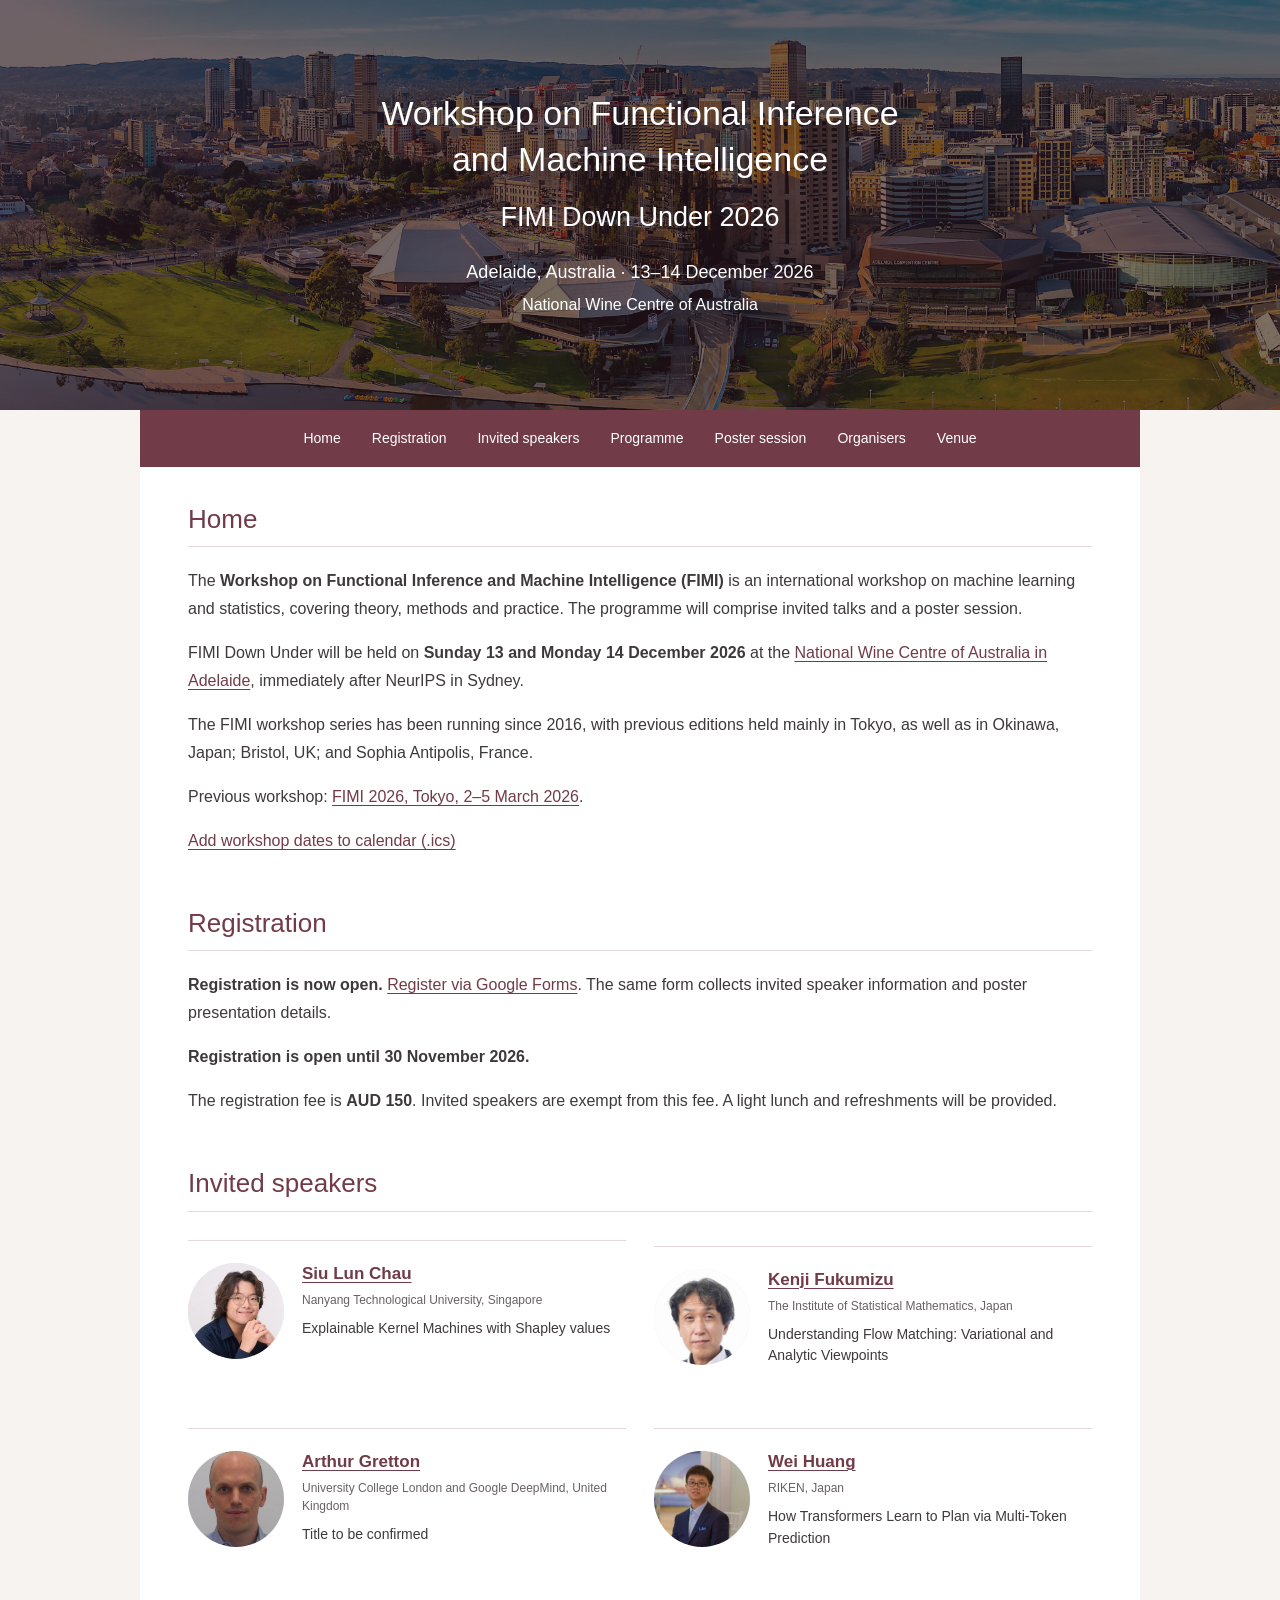
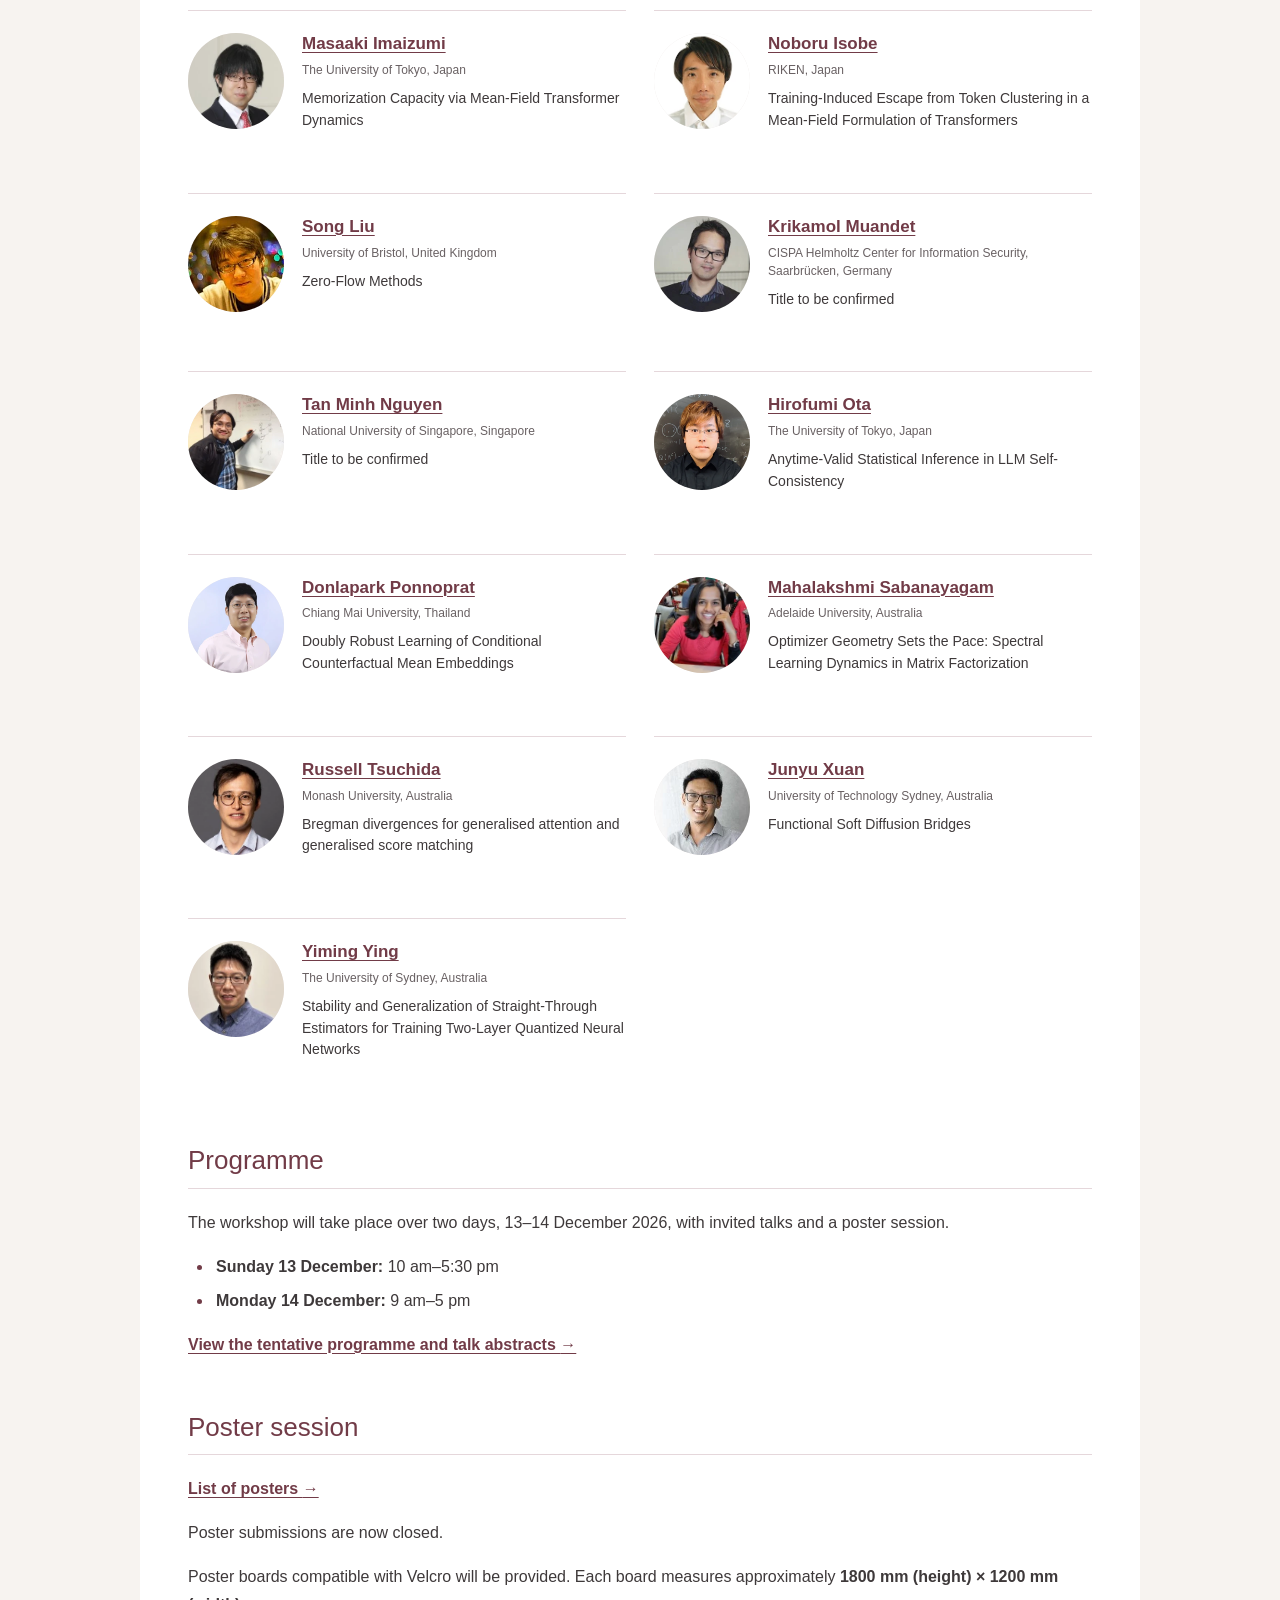
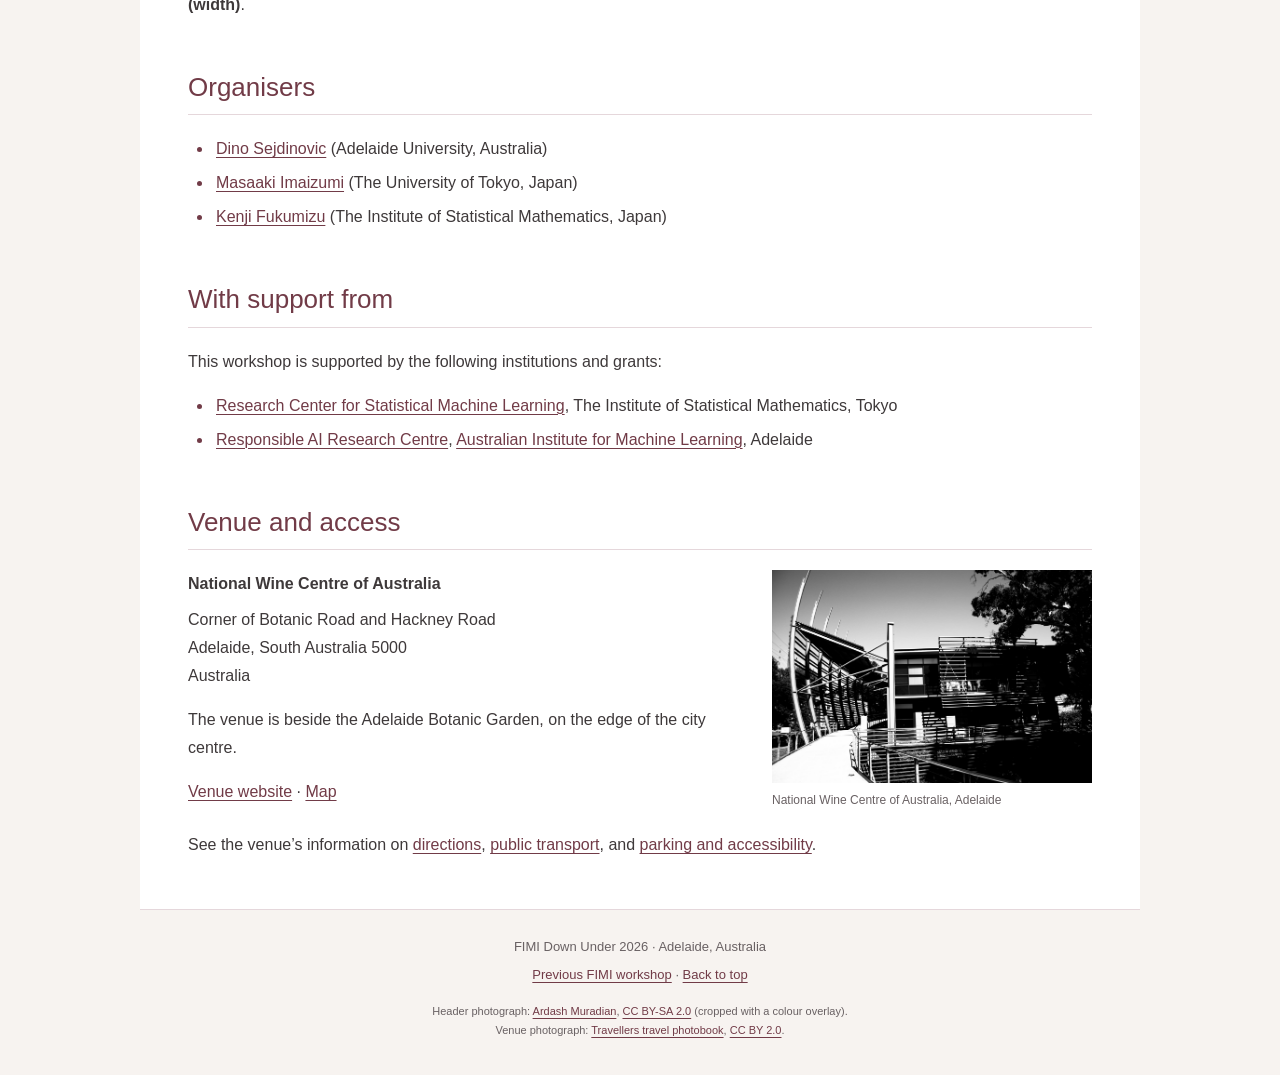
<file: docs/index.html>
<!doctype html>
<html lang="en-AU">
  <head>
    <meta charset="utf-8">
    <meta name="viewport" content="width=device-width, initial-scale=1">
    <meta name="theme-color" content="#713b47">
    <title>FIMI Down Under 2026 · Adelaide, 13–14 December</title>
    <meta name="description" content="Workshop on Functional Inference and Machine Intelligence (FIMI) Down Under. 13–14 December 2026 at the National Wine Centre of Australia, Adelaide. Invited talks and a poster session in machine learning and statistics.">
    <meta property="og:type" content="website">
    <meta property="og:locale" content="en_AU">
    <meta property="og:title" content="FIMI Down Under 2026 · Adelaide">
    <meta property="og:description" content="Workshop on Functional Inference and Machine Intelligence, 13–14 December 2026 at the National Wine Centre of Australia, Adelaide, immediately after NeurIPS in Sydney.">
    <link rel="icon" href="assets/favicon.svg" type="image/svg+xml">
    <link rel="stylesheet" href="assets/site.css">
    
  <style>
.speaker-grid {list-style:none;padding:0;display:grid;grid-template-columns:repeat(2,minmax(0,1fr));gap:24px 28px;margin-top:28px;}
.speaker-card {display:flex;gap:18px;padding:22px 0;border-top:1px solid var(--line);min-width:0;}
.speaker-photo {width:96px;height:96px;flex:0 0 96px;object-fit:cover;object-position:center 24%;border-radius:50%;background:#eee8e6;}
.speaker-placeholder{display:grid;place-items:center;color:var(--wine);font-size:25px;font-weight:600;}
.speaker-information {min-width:0;}
.speaker-information h3 {font-size:17px;line-height:1.35;margin:0 0 5px;font-weight:600;}
.speaker-information p {margin:0 0 9px;}
.speaker-institution {font-size:12px;line-height:1.5;color:var(--muted);}
.speaker-talk {font-size:14px;line-height:1.55;}
.abstract-link {font-size:12px;font-weight:600;}
.programme-link {font-weight:600;}
@media(max-width:760px){.speaker-grid{grid-template-columns:1fr;gap:0;}.speaker-card{padding:20px 0;}.speaker-photo{width:80px;height:80px;flex-basis:80px;}}
</style>
</head>
  <body id="top">
    <a class="skip-link" href="#main">Skip to content</a>

    <header class="site-header">
      <img class="header-photo" src="assets/adelaide-skyline.jpg" alt="Adelaide city skyline overlooking the River Torrens" width="2048" height="983" fetchpriority="high">
      <div class="header-content">
        <h1>Workshop on Functional Inference<br class="title-break"> and Machine Intelligence<span class="workshop-edition">FIMI Down Under 2026</span></h1>
        <p class="workshop-date">Adelaide, Australia · <time datetime="2026-12-13">13</time>–<time datetime="2026-12-14">14 December 2026</time></p>
        <p class="workshop-location">National Wine Centre of Australia</p>
      </div>
    </header>

    <div class="page">
      <nav class="site-navigation" aria-label="Main navigation">
        <a href="#home">Home</a>
        <a href="#registration">Registration</a>
        <a href="#speakers">Invited speakers</a>
        <a href="programme.html">Programme</a>
        <a href="#posters">Poster session</a>
        <a href="#organisers">Organisers</a>
        <a href="#venue">Venue</a>
      </nav>

      <main id="main">
        <section id="home" aria-labelledby="home-title">
          <h2 id="home-title">Home</h2>
          <div id="about">
            <p>The <strong>Workshop on Functional Inference and Machine Intelligence (FIMI)</strong> is an international workshop on machine learning and statistics, covering theory, methods and practice. The programme will comprise invited talks and a poster session.</p>
            <p>FIMI Down Under will be held on <strong>Sunday 13 and Monday 14 December 2026</strong> at the <a href="#venue">National Wine Centre of Australia in Adelaide</a>, immediately after NeurIPS in Sydney.</p>
            <p>The FIMI workshop series has been running since 2016, with previous editions held mainly in Tokyo, as well as in Okinawa, Japan; Bristol, UK; and Sophia Antipolis, France.</p>
            <p>Previous workshop: <a href="https://fimiws.github.io/fimi2026/">FIMI 2026, Tokyo, 2–5 March 2026</a>.</p>
            <p><a href="assets/fimi-down-under-2026.ics" download>Add workshop dates to calendar (.ics)</a></p>
          </div>
        </section>

        <section id="registration" aria-labelledby="registration-title">
          <h2 id="registration-title">Registration</h2>
          <p><strong>Registration is now open.</strong> <a href="https://forms.gle/vhko6H9zNQfR5hpAA">Register via Google Forms</a>. The same form collects invited speaker information and poster presentation details.</p>
          <p><strong>Registration is open until <time datetime="2026-11-30">30 November 2026</time>.</strong></p>
          <p>The registration fee is <strong>AUD 150</strong>. Invited speakers are exempt from this fee. A light lunch and refreshments will be provided.</p>
        </section>

        <section id="speakers" aria-labelledby="speakers-title"><h2 id="speakers-title">Invited speakers</h2><ul class="speaker-grid"><li class="speaker-card"><img class="speaker-photo" src="assets/speakers/siu-lun-chau.webp" alt="Siu Lun Chau" width="96" height="96" loading="lazy"><div class="speaker-information"><h3><a href="https://chau999.github.io/">Siu Lun Chau</a></h3><p class="speaker-institution">Nanyang Technological University, Singapore</p><p class="speaker-talk">Explainable Kernel Machines with Shapley values</p></div></li>
<li class="speaker-card"><img class="speaker-photo" src="assets/speakers/kenji-fukumizu.webp" alt="Kenji Fukumizu" width="96" height="96" loading="lazy"><div class="speaker-information"><h3><a href="https://www.ism.ac.jp/~fukumizu/">Kenji Fukumizu</a></h3><p class="speaker-institution">The Institute of Statistical Mathematics, Japan</p><p class="speaker-talk">Understanding Flow Matching: Variational and Analytic Viewpoints</p></div></li>
<li class="speaker-card"><img class="speaker-photo" src="assets/speakers/arthur-gretton.webp" alt="Arthur Gretton" width="96" height="96" loading="lazy"><div class="speaker-information"><h3><a href="https://www.gatsby.ucl.ac.uk/~gretton/">Arthur Gretton</a></h3><p class="speaker-institution">University College London and Google DeepMind, United Kingdom</p><p class="speaker-talk">Title to be confirmed</p></div></li>
<li class="speaker-card"><img class="speaker-photo" src="assets/speakers/wei-huang.webp" alt="Wei Huang" width="96" height="96" loading="lazy"><div class="speaker-information"><h3><a href="https://weihuang05.github.io/">Wei Huang</a></h3><p class="speaker-institution">RIKEN, Japan</p><p class="speaker-talk">How Transformers Learn to Plan via Multi-Token Prediction</p></div></li>
<li class="speaker-card"><img class="speaker-photo" src="assets/speakers/masaaki-imaizumi.webp" alt="Masaaki Imaizumi" width="96" height="96" loading="lazy"><div class="speaker-information"><h3><a href="https://sites.google.com/view/mimaizumi/">Masaaki Imaizumi</a></h3><p class="speaker-institution">The University of Tokyo, Japan</p><p class="speaker-talk">Memorization Capacity via Mean-Field Transformer Dynamics</p></div></li>
<li class="speaker-card"><img class="speaker-photo" src="assets/speakers/noboru-isobe.webp" alt="Noboru Isobe" width="96" height="96" loading="lazy"><div class="speaker-information"><h3><a href="https://www.riken.jp/en/research/labs/aip/math/highdim_struct_theor/index.html">Noboru Isobe</a></h3><p class="speaker-institution">RIKEN, Japan</p><p class="speaker-talk">Training-Induced Escape from Token Clustering in a Mean-Field Formulation of Transformers</p></div></li>
<li class="speaker-card"><img class="speaker-photo" src="assets/speakers/song-liu.webp" alt="Song Liu" width="96" height="96" loading="lazy"><div class="speaker-information"><h3><a href="https://allmodelsarewrong.net/">Song Liu</a></h3><p class="speaker-institution">University of Bristol, United Kingdom</p><p class="speaker-talk">Zero-Flow Methods</p></div></li>
<li class="speaker-card"><img class="speaker-photo" src="assets/speakers/krikamol-muandet.webp" alt="Krikamol Muandet" width="96" height="96" loading="lazy"><div class="speaker-information"><h3><a href="https://www.krikamol.org/">Krikamol Muandet</a></h3><p class="speaker-institution">CISPA Helmholtz Center for Information Security, Saarbrücken, Germany</p><p class="speaker-talk">Title to be confirmed</p></div></li>
<li class="speaker-card"><img class="speaker-photo" src="assets/speakers/tan-minh-nguyen.webp" alt="Tan Minh Nguyen" width="96" height="96" loading="lazy"><div class="speaker-information"><h3><a href="https://tanmnguyen89.github.io/">Tan Minh Nguyen</a></h3><p class="speaker-institution">National University of Singapore, Singapore</p><p class="speaker-talk">Title to be confirmed</p></div></li>
<li class="speaker-card"><img class="speaker-photo" src="assets/speakers/hirofumi-ota.webp" alt="Hirofumi Ota" width="96" height="96" loading="lazy"><div class="speaker-information"><h3><a href="https://sites.google.com/site/hohtastats/home">Hirofumi Ota</a></h3><p class="speaker-institution">The University of Tokyo, Japan</p><p class="speaker-talk">Anytime-Valid Statistical Inference in LLM Self-Consistency</p></div></li>
<li class="speaker-card"><img class="speaker-photo" src="assets/speakers/donlapark-ponnoprat.webp" alt="Donlapark Ponnoprat" width="96" height="96" loading="lazy"><div class="speaker-information"><h3><a href="https://donlapark.pages.dev/">Donlapark Ponnoprat</a></h3><p class="speaker-institution">Chiang Mai University, Thailand</p><p class="speaker-talk">Doubly Robust Learning of Conditional Counterfactual Mean Embeddings</p></div></li>
<li class="speaker-card"><img class="speaker-photo" src="assets/speakers/mahalakshmi-sabanayagam.webp" alt="Mahalakshmi Sabanayagam" width="96" height="96" loading="lazy"><div class="speaker-information"><h3><a href="https://mahalakshmi-sabanayagam.github.io/">Mahalakshmi Sabanayagam</a></h3><p class="speaker-institution">Adelaide University, Australia</p><p class="speaker-talk">Optimizer Geometry Sets the Pace: Spectral Learning Dynamics in Matrix Factorization</p></div></li>
<li class="speaker-card"><img class="speaker-photo" src="assets/speakers/russell-tsuchida.webp" alt="Russell Tsuchida" width="96" height="96" loading="lazy"><div class="speaker-information"><h3><a href="https://research.monash.edu/en/persons/russell-tsuchida/">Russell Tsuchida</a></h3><p class="speaker-institution">Monash University, Australia</p><p class="speaker-talk">Bregman divergences for generalised attention and generalised score matching</p></div></li>
<li class="speaker-card"><img class="speaker-photo" src="assets/speakers/junyu-xuan.webp" alt="Junyu Xuan" width="96" height="96" loading="lazy"><div class="speaker-information"><h3><a href="https://profiles.uts.edu.au/Junyu.Xuan">Junyu Xuan</a></h3><p class="speaker-institution">University of Technology Sydney, Australia</p><p class="speaker-talk">Functional Soft Diffusion Bridges</p></div></li>
<li class="speaker-card"><img class="speaker-photo" src="assets/speakers/yiming-ying.webp" alt="Yiming Ying" width="96" height="96" loading="lazy"><div class="speaker-information"><h3><a href="https://profiles.sydney.edu.au/yiming.ying">Yiming Ying</a></h3><p class="speaker-institution">The University of Sydney, Australia</p><p class="speaker-talk">Stability and Generalization of Straight-Through Estimators for Training Two-Layer Quantized Neural Networks</p></div></li></ul></section>

        <section id="programme" aria-labelledby="programme-title">
          <h2 id="programme-title">Programme</h2>
          <p>The workshop will take place over two days, 13–14 December 2026, with invited talks and a poster session.</p>
          <ul>
            <li><strong>Sunday 13 December:</strong> <time datetime="2026-12-13T10:00:00+10:30">10 am</time>–<time datetime="2026-12-13T17:30:00+10:30">5:30 pm</time></li>
            <li><strong>Monday 14 December:</strong> <time datetime="2026-12-14T09:00:00+10:30">9 am</time>–<time datetime="2026-12-14T17:00:00+10:30">5 pm</time></li>
          </ul>
          <p><a class="programme-link" href="programme.html">View the tentative programme and talk abstracts <span aria-hidden="true">→</span></a></p>
        </section>

        <section id="posters" aria-labelledby="posters-title">
          <h2 id="posters-title">Poster session</h2>
          <p><a class="programme-link" href="posters.html">List of posters <span aria-hidden="true">→</span></a></p>
          <p>Poster submissions are now closed.</p>
          <p>Poster boards compatible with Velcro will be provided. Each board measures approximately <strong>1800 mm (height) × 1200 mm (width)</strong>.</p>
        </section>

        <section id="organisers" aria-labelledby="organisers-title">
          <h2 id="organisers-title">Organisers</h2>
          <ul class="organiser-list">
            <li><a href="https://sejdino.github.io/">Dino Sejdinovic</a> (Adelaide University, Australia)</li>
            <li><a href="https://sites.google.com/view/mimaizumi/">Masaaki Imaizumi</a> (The University of Tokyo, Japan)</li>
            <li><a href="https://www.ism.ac.jp/~fukumizu/">Kenji Fukumizu</a> (The Institute of Statistical Mathematics, Japan)</li>
          </ul>
        </section>

        <section id="supporters" aria-labelledby="supporters-title">
          <h2 id="supporters-title">With support from</h2>
          <p>This workshop is supported by the following institutions and grants:</p>
          <ul class="supporter-list">
            <li><a href="https://www.ism.ac.jp/noe/sml-center/en/">Research Center for Statistical Machine Learning</a>, The Institute of Statistical Mathematics, Tokyo</li>
            <li><a href="https://adelaide.edu.au/research/australian-institute-for-machine-learning/our-key-initiatives/responsible-ai-research-centre/">Responsible AI Research Centre</a>, <a href="https://adelaide.edu.au/research/australian-institute-for-machine-learning/">Australian Institute for Machine Learning</a>, Adelaide</li>
          </ul>
        </section>

        <section id="venue" aria-labelledby="venue-title">
          <h2 id="venue-title">Venue and access</h2>
          <div class="venue-details">
            <div>
              <p><strong>National Wine Centre of Australia</strong></p>
              <address>Corner of Botanic Road and Hackney Road<br>Adelaide, South Australia 5000<br>Australia</address>
              <p>The venue is beside the Adelaide Botanic Garden, on the edge of the city centre.</p>
              <p><a href="https://www.nationalwinecentre.com.au/">Venue website</a> · <a href="https://www.google.com/maps/search/?api=1&amp;query=National+Wine+Centre+of+Australia+Adelaide">Map</a></p>
            </div>
            <figure>
              <img class="venue-photo" src="assets/national-wine-centre.jpg" alt="The National Wine Centre of Australia and its entrance walkway" width="2738" height="1825" loading="lazy">
              <figcaption>National Wine Centre of Australia, Adelaide</figcaption>
            </figure>
          </div>
          <p>See the venue’s information on <a href="https://www.nationalwinecentre.com.au/contact">directions</a>, <a href="https://www.nationalwinecentre.com.au/public-transport">public transport</a>, and <a href="https://www.nationalwinecentre.com.au/parking">parking and accessibility</a>.</p>
        </section>
      </main>

      <footer class="site-footer">
        <p>FIMI Down Under 2026 · Adelaide, Australia</p>
        <p><a href="https://fimiws.github.io/fimi2026/">Previous FIMI workshop</a> · <a href="#top">Back to top</a></p>
        <p class="photo-credit">Header photograph: <a href="https://commons.wikimedia.org/wiki/File:Adelaide_skyline,_December_2022.jpg">Ardash Muradian</a>, <a href="https://creativecommons.org/licenses/by-sa/2.0/">CC BY-SA 2.0</a> (cropped with a colour overlay).<br>Venue photograph: <a href="https://commons.wikimedia.org/wiki/File:Adelaide_(40000093941).jpg">Travellers travel photobook</a>, <a href="https://creativecommons.org/licenses/by/2.0/">CC BY 2.0</a>.</p>
      </footer>
    </div>
  </body>
</html>
</file>
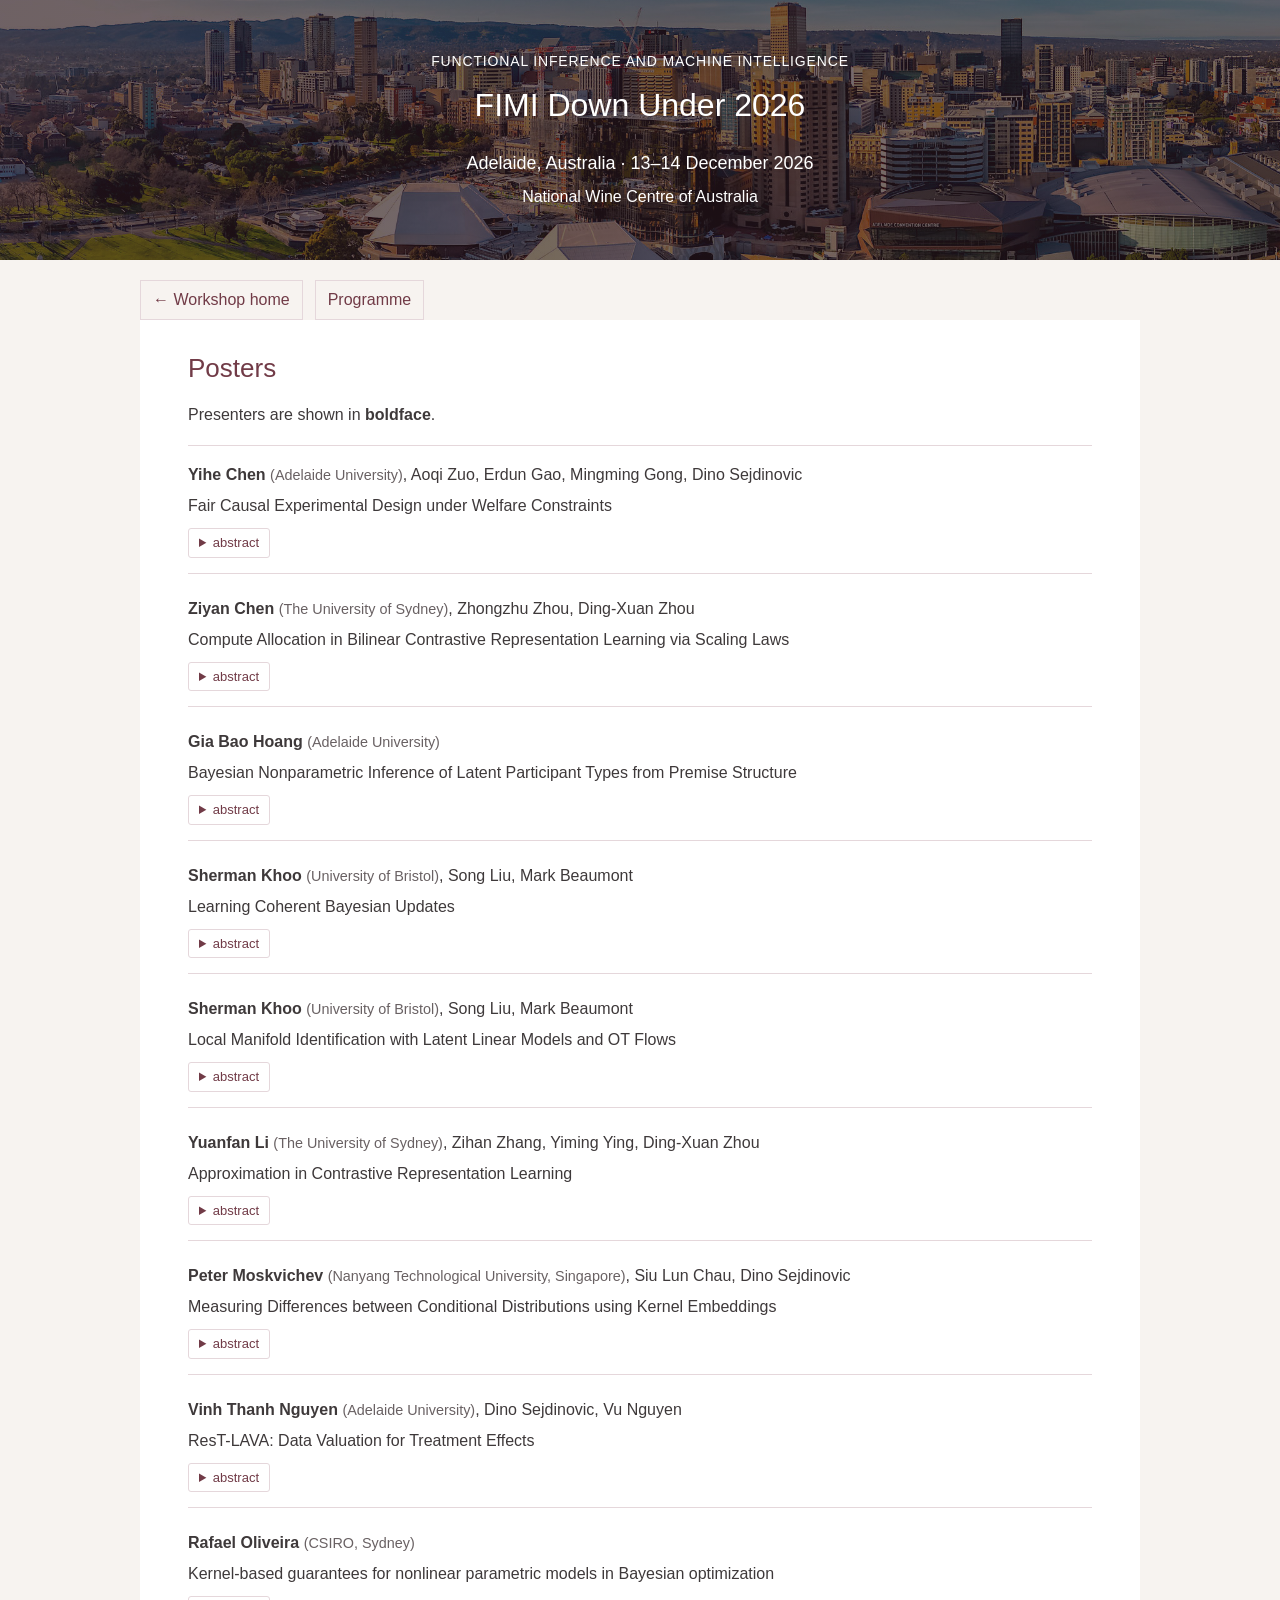
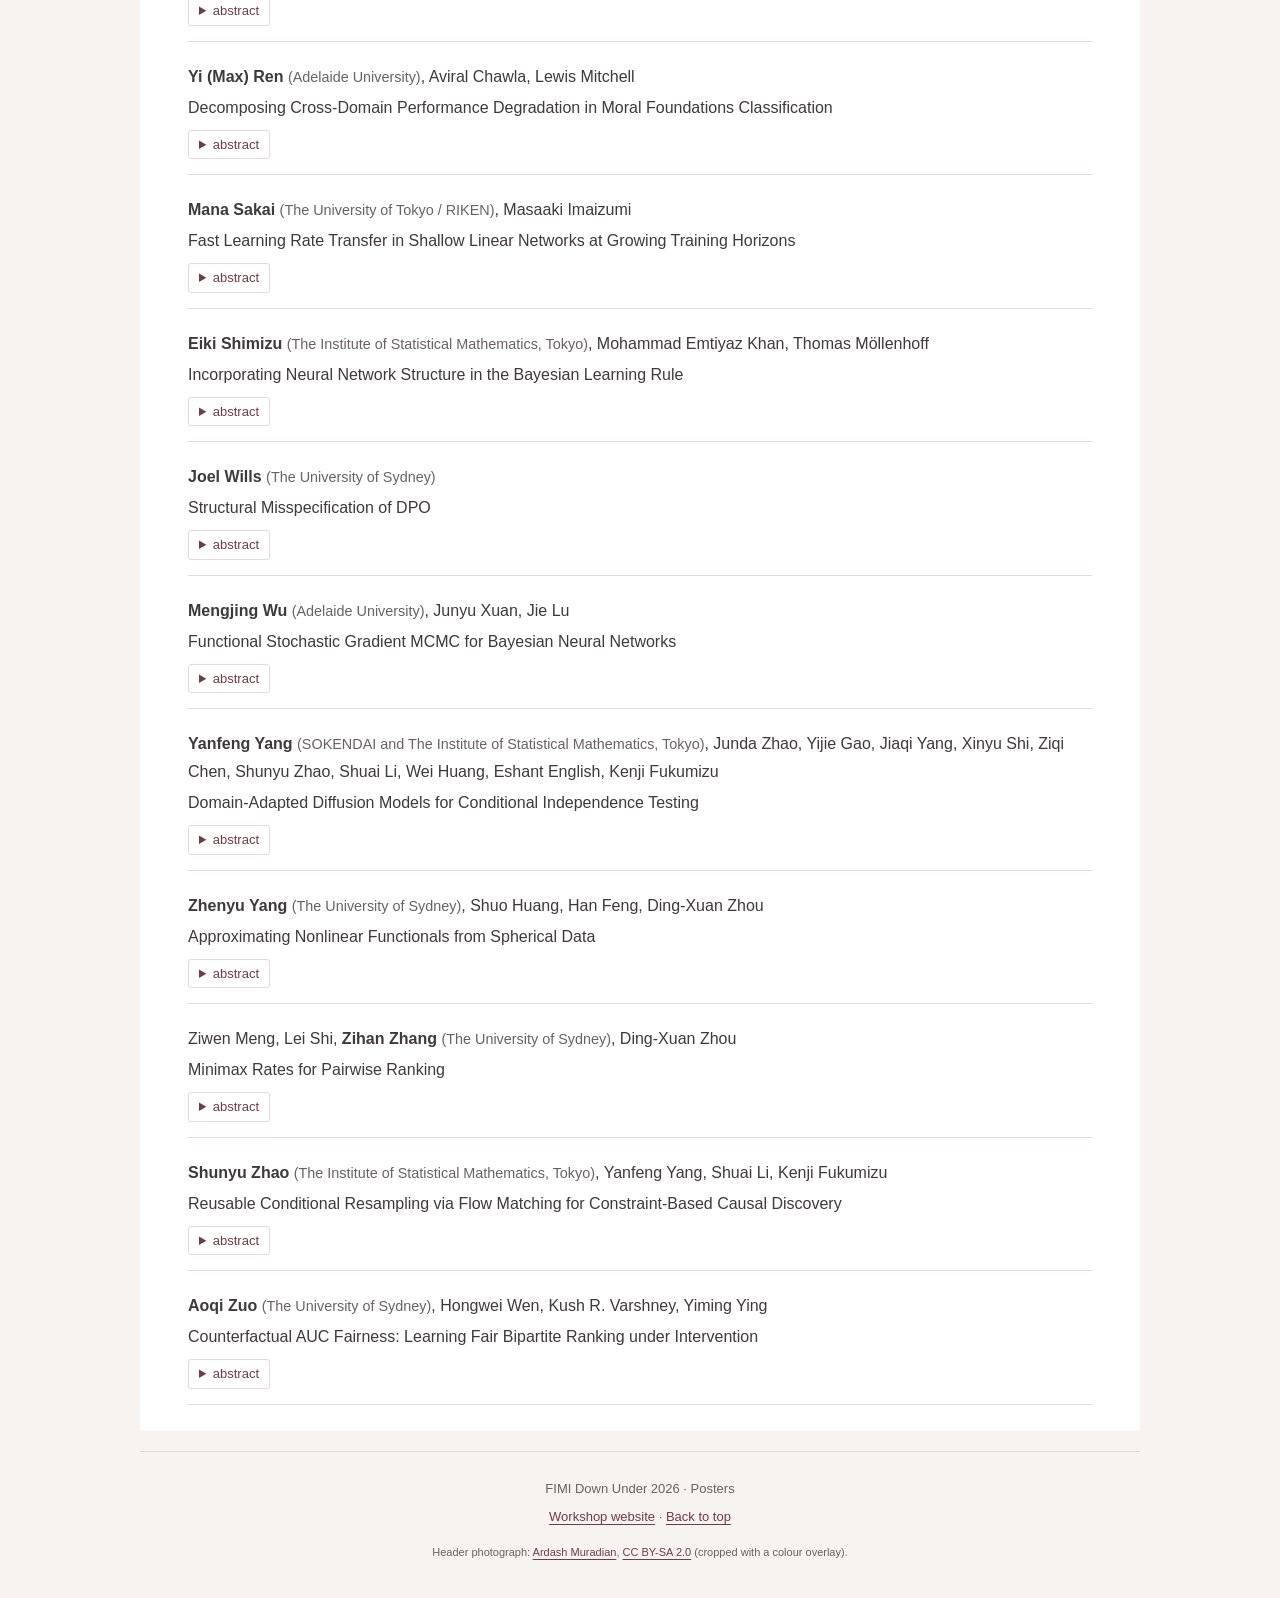
<file: docs/posters.html>
<!doctype html>
<html lang="en-AU">
  <head>
    <meta charset="utf-8">
    <meta name="viewport" content="width=device-width, initial-scale=1">
    <meta name="theme-color" content="#713b47">
    <meta name="referrer" content="no-referrer">
    <title>Posters · FIMI Down Under 2026</title>
    <meta name="description" content="Poster presentations and abstracts for FIMI Down Under 2026.">
    <meta name="robots" content="noindex, nofollow">
    <link rel="icon" href="assets/favicon.svg" type="image/svg+xml">
    <link rel="stylesheet" href="assets/site.css">
    <style>
      .programme-page-header { min-height: 260px; padding-block: 42px; }
      .programme-page-header h1 { font-size: 32px; }
      .programme-page-kicker { margin-bottom: 10px; font-size: 14px; letter-spacing: .06em; text-transform: uppercase; }
      .programme-page-main { padding-top: 30px; }
      .programme-page-title { border: 0; padding: 0; margin-bottom: 15px; }
      .day-links { display: flex; gap: 12px; flex-wrap: wrap; margin: 20px 0 0; }
      .day-links a { border: 1px solid var(--line); padding: 5px 12px; text-decoration: none; }
      .day-links a:hover { border-color: var(--wine); background: var(--background); }
      .programme-talk { display: block; margin-top: 3px; }
      .programme-abstract { margin-top: 8px; }
      .programme-abstract summary { width: fit-content; padding: 4px 10px; border: 1px solid var(--line); border-radius: 3px; background: var(--paper); color: var(--link); font-size: 13px; line-height: 1.5; cursor: pointer; }
      .programme-abstract summary:hover, .programme-abstract[open] summary { border-color: var(--wine); background: var(--wine); color: white; }
      .programme-abstract .talk-panel { font-size: 14px; font-weight: 400; line-height: 1.7; }
      .programme-page-footer { margin-top: 20px; }
      .poster-list { padding: 0; margin: 0; }
      .poster-entry { list-style: none; padding: 15px 0; border-bottom: 1px solid var(--line); overflow-wrap: anywhere; }
      .poster-entry:first-child { border-top: 1px solid var(--line); }
      .poster-authors { font-weight: 400; }
      .poster-authors strong { font-weight: 700; }
      .poster-affiliation { color: var(--muted); font-size: .9em; }
      .poster-entry .talk-panel { margin-top: 10px; max-width: 76ch; }
      .programme-abstract summary:focus-visible { outline: 2px solid var(--wine); outline-offset: 3px; }
      @media (max-width: 640px) {
        .programme-page-header { min-height: 220px; padding-block: 30px; }
        .programme-page-header h1 { font-size: 26px; }
        .programme-page-main { padding-top: 24px; }
        .programme-page-title { font-size: 25px; }
        .day-links { gap: 8px; }
        .day-links a { font-size: 14px; }
      }
    </style>
  </head>
  <body id="top">
    <a class="skip-link" href="#main">Skip to posters</a>
    <header class="site-header programme-page-header">
      <img class="header-photo" src="assets/adelaide-skyline.jpg" alt="Adelaide city skyline overlooking the River Torrens" width="2048" height="983">
      <div class="header-content">
        <p class="programme-page-kicker">Functional Inference and Machine Intelligence</p>
        <h1>FIMI Down Under 2026</h1>
        <p class="workshop-date">Adelaide, Australia · 13–14 December 2026</p>
        <p class="workshop-location">National Wine Centre of Australia</p>
      </div>
    </header>
    <div class="page">
      <nav class="day-links" aria-label="Workshop navigation"><a href="index.html">← Workshop home</a><a href="programme.html">Programme</a></nav>
      <main id="main" class="programme-page-main">
        <h2 class="programme-page-title">Posters</h2>
        <p>Presenters are shown in <strong>boldface</strong>.</p>
        <ul class="poster-list" role="list">
          <li class="poster-entry" id="poster-1">
            <div class="poster-authors"><strong>Yihe Chen</strong> <span class="poster-affiliation">(Adelaide University)</span>, Aoqi Zuo, Erdun Gao, Mingming Gong, Dino Sejdinovic</div>
            <span class="programme-talk">Fair Causal Experimental Design under Welfare Constraints</span>
            <details class="programme-abstract">
              <summary aria-label="Abstract: Fair Causal Experimental Design under Welfare Constraints">abstract</summary>
              <div class="talk-panel"><p>An adaptive experiment should learn which treatment works for whom while accounting for participant outcomes. Good average accuracy can hide large errors for smaller groups, and the most informative treatment need not offer the greatest expected benefit to the person receiving it. We study Bayesian experimental design with recruitment and treatment probabilities that depend on individual covariates. Our loss combines average and worstgroup squared error in conditional average treatment effects; an optional term values improvements in later treatment decisions. Each candidate query receives an acquisition score equal to its expected reduction in this loss. A welfare constraint limits model-predicted loss in participant outcomes relative to giving either treatment with equal probability. Under a joint Gaussian model on a fixed finite target population, we express acquisition scores in terms of posterior moments and derive a nonnegative unbiased estimator for the worst-group term. This avoids repeatedly simulating outcomes and refitting the model. A linear program then determines recruitment and treatment probabilities. Synthetic and semi-synthetic experiments illustrate tradeoffs between average and worst-group accuracy, later treatment decisions, and participant outcomes.</p></div>
            </details>
          </li>
          <li class="poster-entry" id="poster-15">
            <div class="poster-authors"><strong>Ziyan Chen</strong> <span class="poster-affiliation">(The University of Sydney)</span>, Zhongzhu Zhou, Ding-Xuan Zhou</div>
            <span class="programme-talk">Compute Allocation in Bilinear Contrastive Representation Learning via Scaling Laws</span>
            <details class="programme-abstract">
              <summary aria-label="Abstract: Compute Allocation in Bilinear Contrastive Representation Learning via Scaling Laws">abstract</summary>
              <div class="talk-panel"><p>Efficient reasoning systems increasingly rely on large contrastive representation models for multimodal retrieval, grounding, and decision-making. However, under a limited compute budget, it is unclear how to allocate resources among representation dimension, paired data, and optimization steps. We study this question in a sketched bilinear contrastive-learning model. Under a paired Gaussian latent-variable setup, we derive a risk decomposition into irreducible risk, approximation error, GD bias, GD variance, and a cross term. The resulting scaling law shows that contrastive learning differs from standard linear regression because the effective degrees of freedom are pairs of spectral directions rather than single directions. This product effective dimension determines how finite-sample noise grows with optimization time. Most importantly, using the compute proxy, we derive compute-allocation rules balancing model size, data, and training time. To the best of our knowledge, our result provides the first theoretical backbone for resource allocation in contrastive representation learning through provable scaling laws.</p></div>
            </details>
          </li>
          <li class="poster-entry" id="poster-4">
            <div class="poster-authors"><strong>Gia Bao Hoang</strong> <span class="poster-affiliation">(Adelaide University)</span></div>
            <span class="programme-talk">Bayesian Nonparametric Inference of Latent Participant Types from Premise Structure</span>
            <details class="programme-abstract">
              <summary aria-label="Abstract: Bayesian Nonparametric Inference of Latent Participant Types from Premise Structure">abstract</summary>
              <div class="talk-panel"><p>Bayesian nonparametric mixture models provide a flexible approach to probabilistic clustering by allowing the occupied component structure and uncertainty in the resulting partition to be inferred from the data. This flexibility is useful for premise analysis, where participants may differ not only in which beliefs they endorse but also in how interrelated premises are organised. Continuous belief ratings can be represented naturally through Gaussian mixture models; however, naturally occurring online discourse more often provides incomplete binary observations of whether a premise is expressed, rather than direct measurements of the underlying belief state.</p>
<p>Here we present a Dirichlet process Gaussian mixture model framework for inferring latent participant types from both continuous belief representations and binary premise observations. The continuous Gaussian model provides the methodological foundation, while Pólya–Gamma augmentation links binary responses to conditionally Gaussian latent states within the same posterior sampling architecture. An additional exploratory approach represents directed relationships among premises through covariance structures informed by a structural equation model.</p>
<p>Using synthetic premise networks with known latent participant groups, we demonstrate the feasibility of obtaining interpretable posterior partitions under continuous observation conditions and establish a preliminary evaluation path for binary observations. The framework unifies alternative observation mechanisms while retaining uncertainty over component structure and participant membership. It provides a modular statistical perspective for extending premise clustering to additional networks, missingness mechanisms and representations derived from natural discourse.</p></div>
            </details>
          </li>
          <li class="poster-entry" id="poster-19">
            <div class="poster-authors"><strong>Sherman Khoo</strong> <span class="poster-affiliation">(University of Bristol)</span>, Song Liu, Mark Beaumont</div>
            <span class="programme-talk">Learning Coherent Bayesian Updates</span>
            <details class="programme-abstract">
              <summary aria-label="Abstract: Learning Coherent Bayesian Updates">abstract</summary>
              <div class="talk-panel"><p>Amortized Bayesian inference enables fast posterior sampling for new datasets, but learned posterior approximations need not obey coherent Bayesian updating. We propose a generative learning framework that encourages consistency between an estimator’s current beliefs and its beliefs after observing additional data.</p>
<p>The method matches two joint distributions - one formed by sampling a parameter from the current posterior approximation and generating a new observation, and another formed by pairing that observation with a sample from the updated approximation. Training across datasets of varying sizes connects these consistency constraints to the intended Bayesian model.</p>
<p>The objective can be estimated using sample-based discrepancies without evaluating likelihoods or posterior densities. After training, the generator provides approximate posterior samples directly for new datasets, without additional simulation or optimization. This framework incorporates Bayesian conditioning consistency into amortized posterior learning by explicitly targeting compatibility across successive observations.</p></div>
            </details>
          </li>
          <li class="poster-entry" id="poster-14">
            <div class="poster-authors"><strong>Sherman Khoo</strong> <span class="poster-affiliation">(University of Bristol)</span>, Song Liu, Mark Beaumont</div>
            <span class="programme-talk">Local Manifold Identification with Latent Linear Models and OT Flows</span>
            <details class="programme-abstract">
              <summary aria-label="Abstract: Local Manifold Identification with Latent Linear Models and OT Flows">abstract</summary>
              <div class="talk-panel"><p>The manifold hypothesis states that high-dimensional data often concentrate near low-dimensional structures. Identifying these local manifold structures allows us to separate signals from ambient noise. In this paper, we study the problem of identifying local manifold structure from data. Given a query point <i>y</i><sub>0</sub> from a dataset, our goal is to recover the geometry of the data manifold in a neighborhood of <i>y</i><sub>0</sub> using a <em>pretrained</em> optimal transport flow from the reference to the data distribution. First, we prove that the Brenier optimal transport map preserves manifold structure: the preimage of an <i>m</i>-dimensional data manifold is itself an <i>m</i>-dimensional manifold in the reference space. Second, motivated by this result, we propose a latent variable model that maps a linear model through the transport flow. We prove that the linear approximation error is significantly reduced by the optimal transport map, leading to a tight fit of the non-linear data manifold. Third, noting the intractability of the resulting likelihood, we deploy denoising Fisher score estimation — a recent development from simulation-based inference that learns the Fisher score over parameter–observation pairs — to perform likelihood-based inference effectively. Experiments on both synthetic and real-world datasets demonstrate the effectiveness of the proposed method.</p></div>
            </details>
          </li>
          <li class="poster-entry" id="poster-16">
            <div class="poster-authors"><strong>Yuanfan Li</strong> <span class="poster-affiliation">(The University of Sydney)</span>, Zihan Zhang, Yiming Ying, Ding-Xuan Zhou</div>
            <span class="programme-talk">Approximation in Contrastive Representation Learning</span>
            <details class="programme-abstract">
              <summary aria-label="Abstract: Approximation in Contrastive Representation Learning">abstract</summary>
              <div class="talk-panel"><p>Contrastive representation learning (CRL) is a fundamental paradigm for learning transferable representations. Recent work identifies its population target as the pointwise mutual information (PMI) <math><mi>log</mi><mfrac><mrow><mi>p</mi><mo>(</mo><mi mathvariant="bold">x</mi><mo>,</mo><mi mathvariant="bold">y</mi><mo>)</mo></mrow><mrow><msub><mi>p</mi><mi mathvariant="script">X</mi></msub><mo>(</mo><mi mathvariant="bold">x</mi><mo>)</mo><msub><mi>p</mi><mi mathvariant="script">Y</mi></msub><mo>(</mo><mi mathvariant="bold">y</mi><mo>)</mo></mrow></mfrac></math> between two modalities 𝒳, 𝒴, where <i>p</i> is the joint density function and <i>p</i><sub>𝒳</sub>, <i>p</i><sub>𝒴</sub> are the marginals. However, it remains unclear why standard inner-product scores <i>f</i>(<b>x</b>)<sup>⊤</sup> <i>g</i>(<b>y</b>) can effectively approximate a generally nonseparable population target PMI. In this paper, we address this question from the aspect of approximation for CRL. By linking PMI to a compact operator, we show that <i>D</i>-dimensional inner-product models perform rank-<i>D</i> spectral approximation, with error controlled by the spectral tail. We then study neural network realizations: in general settings, we show that deep neural network scoring functions are universally consistent, and the approximation error rates depend on the smoothness of the PMI function; under structured low-rank data models we obtain improved rates attained by moderate-width encoders. Finally, we establish a fast calibration rate from contrastive excess risk to downstream retrieval error under a density-ratio Tsybakov noise condition.</p></div>
            </details>
          </li>
          <li class="poster-entry" id="poster-7">
            <div class="poster-authors"><strong>Peter Moskvichev</strong> <span class="poster-affiliation">(Nanyang Technological University, Singapore)</span>, Siu Lun Chau, Dino Sejdinovic</div>
            <span class="programme-talk">Measuring Differences between Conditional Distributions using Kernel Embeddings</span>
            <details class="programme-abstract">
              <summary aria-label="Abstract: Measuring Differences between Conditional Distributions using Kernel Embeddings">abstract</summary>
              <div class="talk-panel"><p>Comparing conditional distributions is a fundamental challenge in statistics and machine learning, with applications across a wide range of domains. While proposed methods for measuring discrepancies using kernel embeddings of distributions in a reproducing kernel Hilbert space (RKHS) provide powerful non-parametric techniques, the existing literature remains fragmented and lacks a unified theoretical treatment. This paper addresses this gap by establishing a coherent framework for studying kernel-based methods to measure divergence between conditional distributions through what we refer to as conditional maximum mean discrepancy (CMMD). The CMMD consists of a family of metrics which we call levels, with three special cases each using a different type of RKHS embedding: CMMD<sub>0</sub> (conditional mean operators), CMMD<sub>1</sub> (conditional mean embeddings), and CMMD<sub>2</sub> (joint mean embeddings). We additionally introduce a general level <i>s</i> CMMD, clarifying the required assumptions, and establishing mathematical connections between the levels through the lens of operator-based smoothing. In addition to reviewing previously proposed estimators, we introduce a novel doubly robust estimator for the CMMD that maintains consistency provided the product of errors of the underlying models reduces sufficiently fast. We provide numerical experiments demonstrating that the CMMD effectively captures complex conditional dependencies for statistical testing.</p></div>
            </details>
          </li>
          <li class="poster-entry" id="poster-2">
            <div class="poster-authors"><strong>Vinh Thanh Nguyen</strong> <span class="poster-affiliation">(Adelaide University)</span>, Dino Sejdinovic, Vu Nguyen</div>
            <span class="programme-talk">ResT-LAVA: Data Valuation for Treatment Effects</span>
            <details class="programme-abstract">
              <summary aria-label="Abstract: ResT-LAVA: Data Valuation for Treatment Effects">abstract</summary>
              <div class="talk-panel"><p>Data valuation improves Machine Learning (ML) model performance by selecting informative training samples and removing noisy, mislabelled, or corrupted outliers. Existing Optimal Transport (OT)-based data valuation methods such as Learning-Agnostic Data Valuation (LAVA) and Scalable Data Valuation (SAVA) are model-agnostic and training-free at the valuation stage, but are limited to standard supervised learning datasets. We make four main contributions: i) We introduce Residual-based Treatment-aware LAVA (ResT-LAVA), extending the LAVA data valuation framework to observational data triplets (covariate, treatment, and outcome) by incorporating treatment-aware residuals into the transport cost to audit individual samples and guide pruning. ii) Across five semi-synthetic benchmarks and five corruption regimes, a single fixed ResT-LAVA configuration identifies covariate, treatment, and outcome corruption competitively with or better than the evaluated LAVA-family and non-causal data valuation baselines, achieving higher average detection performance across regimes than these baselines. iii) Averaged across these benchmarks, ResT-LAVA-informed pruning of the 5% lowest-value samples improves downstream treatment-effect estimation for every evaluated learner and corruption regime. iv) Under binary treatment-label corruption, we show that the residual-based Wasserstein distance bounds the corruption bias in treatment effect estimation, motivating the residual transport cost.</p></div>
            </details>
          </li>
          <li class="poster-entry" id="poster-5">
            <div class="poster-authors"><strong>Rafael Oliveira</strong> <span class="poster-affiliation">(CSIRO, Sydney)</span></div>
            <span class="programme-talk">Kernel-based guarantees for nonlinear parametric models in Bayesian optimization</span>
            <details class="programme-abstract">
              <summary aria-label="Abstract: Kernel-based guarantees for nonlinear parametric models in Bayesian optimization">abstract</summary>
              <div class="talk-panel"><p>Modern Bayesian optimization and adaptive sampling methods increasingly rely on nonlinear parametric models, such as neural networks, yet theoretical guarantees for such models under adaptive data collection remain limited. Existing analyses largely focus on Gaussian processes, kernel machines, linear models, or linearized neural approximations, leaving a gap between theory and the nonlinear models used in practice. We develop a kernel-based framework for analyzing regularized parametric models trained on adaptively collected data. Our approach uses kernels over the parameter space to induce reproducing kernel Hilbert space structures over the corresponding model class, yielding confidence bounds for models trained with a broad class of regularized losses. We show how these bounds can establish convergence guarantees for approximate Thompson sampling and provide a foundation for analyzing broader likelihood-free Bayesian optimization methods. These results provide a unified route to analyzing nonlinear models in Bayesian optimization and related adaptive optimization settings.</p></div>
            </details>
          </li>
          <li class="poster-entry" id="poster-3">
            <div class="poster-authors"><strong>Yi (Max) Ren</strong> <span class="poster-affiliation">(Adelaide University)</span>, Aviral Chawla, Lewis Mitchell</div>
            <span class="programme-talk">Decomposing Cross-Domain Performance Degradation in Moral Foundations Classification</span>
            <details class="programme-abstract">
              <summary aria-label="Abstract: Decomposing Cross-Domain Performance Degradation in Moral Foundations Classification">abstract</summary>
              <div class="talk-panel"><p>Finetuning adapts language models to specific tasks, but can lose performance outside of their training domains. Yet, poor cross-domain performance leaves unresolved whether task information is inaccessible or the classifier fails to utilise it. We investigate this decomposition of cross-domain performance degradation through moral foundations classification using encoder- (RoBERTa) and decoder-only (Qwen3) embedding models. Here we show source-finetuned representations support substantially better target domain performance than their original classifiers achieve, although this does not consistently close the gap to target-trained references. By comparing supervised readouts on frozen pretrained, source- and target-finetuned representations, we distinguish observed readout recovery from the remaining gap due to representation limitations. Topic-level recovery varies considerably and does not consistently track the initial transfer degradations. Source finetuning generally improves target-task performance over pretrained representations for RoBERTa, while its benefits are smaller or absent in many Qwen3 settings. These findings show that poor transfer can understate accessible task information, highlighting the need to distinguish classifier performance from representation sufficiency for better model generalisation.</p></div>
            </details>
          </li>
          <li class="poster-entry" id="poster-13">
            <div class="poster-authors"><strong>Mana Sakai</strong> <span class="poster-affiliation">(The University of Tokyo / RIKEN)</span>, Masaaki Imaizumi</div>
            <span class="programme-talk">Fast Learning Rate Transfer in Shallow Linear Networks at Growing Training Horizons</span>
            <details class="programme-abstract">
              <summary aria-label="Abstract: Fast Learning Rate Transfer in Shallow Linear Networks at Growing Training Horizons">abstract</summary>
              <div class="talk-panel"><p>Hyperparameter transfer across model width can substantially reduce the cost of tuning large neural networks, but its behavior when the training horizon grows with width is not fully understood. Building on the framework of fast hyperparameter transfer (Ghosh et al., 2026), which formalizes when transfer is effective, we investigate conditions that ensure fast transfer in the growing-horizon regime. Specifically, we study learning-rate transfer in a shallow linear network with a single trainable hidden matrix, trained by full-batch gradient descent. Under additional spectral assumptions, our main results are threefold. (i) We prove fast learning-rate transfer as <i>n</i>, <i>T</i> → ∞ whenever <i>T</i> = <i>o</i>(√<i>n</i>). (ii) We characterize the transfer rates through the finite-width perturbation scale, the first-order sensitivities of the loss and its learning-rate derivative to finite-width perturbations, and the local loss curvature. (iii) We derive limiting distributions for the optimal learning rate and optimized loss, governed by fluctuations associated with the extreme eigenvalues of the data Gram matrix. These results clarify how spectral structure and local loss sensitivities govern learning-rate transfer at growing horizons.</p></div>
            </details>
          </li>
          <li class="poster-entry" id="poster-18">
            <div class="poster-authors"><strong>Eiki Shimizu</strong> <span class="poster-affiliation">(The Institute of Statistical Mathematics, Tokyo)</span>, Mohammad Emtiyaz Khan, Thomas Möllenhoff</div>
            <span class="programme-talk">Incorporating Neural Network Structure in the Bayesian Learning Rule</span>
            <details class="programme-abstract">
              <summary aria-label="Abstract: Incorporating Neural Network Structure in the Bayesian Learning Rule">abstract</summary>
              <div class="talk-panel"><p>The Bayesian Learning Rule (BLR) specifies how loss gradients update an exponential family (EF) posterior, but computing these gradients efficiently through a neural network (NN) requires exploiting its layered structure. We introduce a constrained Lagrangian formulation that connects EF duality with NN backpropagation, coupling forward propagation, backward sensitivities, and BLR posterior updates. Backpropagating through the resulting distributional states yields approximate BLR loss-site natural parameters. For Gaussian weight posteriors, we instantiate this framework with a sampling-free projection of layer-state means and covariances. Under delta-method localization, its forward and backward recursions recover the point-estimate forward pass, backpropagation, and Hessian backpropagation as special cases. More generally, this connects forward moment propagation with the corresponding backward propagation of distributional sensitivities, bringing together two perspectives often studied separately. We use the resulting sampling-free gradient and diagonal-Hessian estimates in IVON, replacing its Monte Carlo-based estimators while retaining its practical update rules.</p></div>
            </details>
          </li>
          <li class="poster-entry" id="poster-10">
            <div class="poster-authors"><strong>Joel Wills</strong> <span class="poster-affiliation">(The University of Sydney)</span></div>
            <span class="programme-talk">Structural Misspecification of DPO</span>
            <details class="programme-abstract">
              <summary aria-label="Abstract: Structural Misspecification of DPO">abstract</summary>
              <div class="talk-panel"><p>Direct Preference Optimization (DPO) provides a simple approach to aligning language models with human preferences, but its guarantees depend on modelling assumptions that may fail. This poster examines structural misspecification when preferences do not admit the Bradley–Terry representation underlying DPO. We characterise this obstruction through the triangle-curl of preference log-odds and derive excess logistic-risk bounds separating structural misspecification, model approximation, and finite-sample estimation. These results clarify which errors can be reduced through increased model capacity and additional data, and establish conditions under which structural misspecification creates a persistent excess-risk floor.</p></div>
            </details>
          </li>
          <li class="poster-entry" id="poster-8">
            <div class="poster-authors"><strong>Mengjing Wu</strong> <span class="poster-affiliation">(Adelaide University)</span>, Junyu Xuan, Jie Lu</div>
            <span class="programme-talk">Functional Stochastic Gradient MCMC for Bayesian Neural Networks</span>
            <details class="programme-abstract">
              <summary aria-label="Abstract: Functional Stochastic Gradient MCMC for Bayesian Neural Networks">abstract</summary>
              <div class="talk-panel"><p>Classical parameter-space Bayesian inference for Bayesian neural networks (BNNs) suffers from several unresolved prior issues, such as knowledge encoding intractability and pathological behaviours in deep networks. To address these issues, functional Bayesian inference has recently been proposed, such as the functional variational inference, where more informative stochastic processes can serve as the functional priors. Apart from variational methods, stochastic gradient Markov Chain Monte Carlo (MCMC) is another scalable and effective inference method for BNNs to asymptotically generate samples from the true posterior by simulating continuous dynamics. However, existing MCMC methods typically perform in parameter space and inherit the unresolved prior issues, while extending these methods to function space is a non-trivial undertaking. This work proposes novel functional MCMC schemes based on newly designed diffusion dynamics that can incorporate functional priors into the diffusion processes and simultaneously guarantee the target posterior over functions as the stationary measure.</p></div>
            </details>
          </li>
          <li class="poster-entry" id="poster-9">
            <div class="poster-authors"><strong>Yanfeng Yang</strong> <span class="poster-affiliation">(SOKENDAI and The Institute of Statistical Mathematics, Tokyo)</span>, Junda Zhao, Yijie Gao, Jiaqi Yang, Xinyu Shi, Ziqi Chen, Shunyu Zhao, Shuai Li, Wei Huang, Eshant English, Kenji Fukumizu</div>
            <span class="programme-talk">Domain-Adapted Diffusion Models for Conditional Independence Testing</span>
            <details class="programme-abstract">
              <summary aria-label="Abstract: Domain-Adapted Diffusion Models for Conditional Independence Testing">abstract</summary>
              <div class="talk-panel"><p>Conditional independence (CI) is a fundamental concept in statistics and machine learning. Recent advances in conditional generative modeling provide flexible tools for generative-model-based CI tests, which rely on an estimated conditional distribution to generate randomized samples. However, errors in estimating this distribution accumulate in existing Type I error bounds, and consistency of the generative estimator alone does not guarantee asymptotic Type I error control. To address this limitation, we formulate conditional generative modeling as a domain adaptation problem and leverage auxiliary data from multiple source domains to improve estimation in the target CI testing domain. We propose Domain-Adapted Diffusion (DA-Diff), a multi-source domain adaptation framework for conditional diffusion models based on weighted empirical risk minimization over both target and source domains. We establish the convergence rate of DA-Diff and show how transferable source data can improve target-domain estimation through an increased effective sample size while controlling transfer bias. Building on DA-Diff, we further propose Domain-Adapted Conditional Independence Testing (DA-CIT) and show that its Type I error satisfies <i>P</i>(<i>p</i> ≤ α) ≤ α + <i>o</i>(1). Experiments demonstrate that DA-Diff improved conditional generation quality compared with transfer-learning diffusion baselines, while DA-CIT provides strong Type I error control and competitive power.</p></div>
            </details>
          </li>
          <li class="poster-entry" id="poster-17">
            <div class="poster-authors"><strong>Zhenyu Yang</strong> <span class="poster-affiliation">(The University of Sydney)</span>, Shuo Huang, Han Feng, Ding-Xuan Zhou</div>
            <span class="programme-talk">Approximating Nonlinear Functionals from Spherical Data</span>
            <details class="programme-abstract">
              <summary aria-label="Abstract: Approximating Nonlinear Functionals from Spherical Data">abstract</summary>
              <div class="talk-panel"><p>Functions on the sphere arise naturally in applications such as global environmental monitoring and astronomical sky observations. In many inference tasks, the aim is to estimate a scalar quantity that depends on the entire function, often from finitely many, possibly noisy measurements. These problems motivate the approximation of nonlinear functionals defined on classes of spherical functions.</p>
<p>In this talk, I will present an encoder–decoder framework that connects spherical approximation theory with deep ReLU networks. A fixed encoder uses filtered spherical harmonics to obtain a finite-dimensional representation, and a neural network approximates the resulting function of these features. For Hölder-continuous nonlinear functionals on spherical Sobolev classes, I will discuss approximation bounds under three input models: complete functions, discrete samples at suitable spherical nodes, and samples corrupted by independent, bounded, mean-zero noise. The results relate approximation accuracy to the smoothness of the input functions, the regularity of the functional, the network size, and the number of observations. I will also explain why stable spherical discretization and uniform control of the noise are central to the analysis.</p></div>
            </details>
          </li>
          <li class="poster-entry" id="poster-12">
            <div class="poster-authors">Ziwen Meng, Lei Shi, <strong>Zihan Zhang</strong> <span class="poster-affiliation">(The University of Sydney)</span>, Ding-Xuan Zhou</div>
            <span class="programme-talk">Minimax Rates for Pairwise Ranking</span>
            <details class="programme-abstract">
              <summary aria-label="Abstract: Minimax Rates for Pairwise Ranking">abstract</summary>
              <div class="talk-panel"><p>Pairwise ranking aims to order two inputs using i.i.d. input-output data. In recent years, neural networks have become important tools for pairwise ranking, with applications ranging from search engine ranking to reward modeling for large language models. Despite these practical successes, sharp statistical guarantees and the conditions ensuring optimal performance remain incompletely understood. In this poster, we present our latest theoretical advances in pairwise ranking over [0,1]^d. First, under Hölder smoothness of the conditional pairwise comparison function, we establish the minimax optimal convergence rate for 0-1 ranking risk, which measures pairwise ordering errors. We show that a broad class of neural network empirical risk minimizers cannot attain this rate, revealing their failure to exploit the intrinsic d-dimensional statistical structure of the conditional pairwise comparison function, whose input domain is nevertheless 2d-dimensional. Second, we study cross-entropy-based ranking risk, which is widely used in practice. We assume that the conditional pairwise comparison function is a composition of q+1 Hölder smooth vector-valued functions h_q ∘ ⋯ ∘ h_1 ∘ h_0, with each coordinate function of each h_i depending on at most d* of its input coordinates, where d* ≤ 2d. We establish minimax optimal rates up to logarithmic factors and show that deep neural networks trained by empirical risk minimization can attain these rates when q &gt; 0 and d* ≤ d. These results highlight the particular effectiveness of deep neural networks for pairwise ranking problems with sparse compositional structure.</p></div>
            </details>
          </li>
          <li class="poster-entry" id="poster-6">
            <div class="poster-authors"><strong>Shunyu Zhao</strong> <span class="poster-affiliation">(The Institute of Statistical Mathematics, Tokyo)</span>, Yanfeng Yang, Shuai Li, Kenji Fukumizu</div>
            <span class="programme-talk">Reusable Conditional Resampling via Flow Matching for Constraint-Based Causal Discovery</span>
            <details class="programme-abstract">
              <summary aria-label="Abstract: Reusable Conditional Resampling via Flow Matching for Constraint-Based Causal Discovery">abstract</summary>
              <div class="talk-panel"><p>Constraint-based causal discovery requires a large number of conditional independence (CI) tests. Generative CI tests are attractive in nonlinear and high-dimensional settings because they can model complex conditional distributions, but often suffer from high per test cost and limited reusability across the many query dependent conditional resampling tasks arising in graph search. We propose a generative nonlinear CI testing and graph search framework for PC-style causal discovery. We first propose the Langevin-RePaint algorithm for conditional imputation. Building on Langevin-RePaint and joint flow matching modeling, we propose the Flow Matching based Conditional Independence Test (FMCIT), which reformulates generative CI testing from query-specific conditional modeling into a reusable conditional resampling framework. We further establish theoretical guarantees for the Type-I error control of FMCIT. FMCIT allows a single trained generative model to repeatedly generate the randomized copies required for CI testing throughout the entire graph search procedure. We then introduce GPC‑FMCIT, which embeds FMCIT into a guided PC pipeline with screening, guidance, refinement, and orientation. By using low-cost screening to shrink the search space, constructing edge-specific candidate conditioning sets from local graph structure, and invoking FMCIT only in a budget-controlled refinement stage, GPC-FMCIT reduces both the deployment cost of individual nonlinear CI queries and the overall query complexity. Experiments on synthetic datasets and real-data analyses show that the proposed method achieves a strong accuracy–efficiency trade-off under nonlinear and high-dimensional structures. Overall, our results suggest that, through the joint design of reusable conditional resampling and controlled graph search, generative nonlinear CI testing can become a practical component of PC-style causal discovery.</p></div>
            </details>
          </li>
          <li class="poster-entry" id="poster-11">
            <div class="poster-authors"><strong>Aoqi Zuo</strong> <span class="poster-affiliation">(The University of Sydney)</span>, Hongwei Wen, Kush R. Varshney, Yiming Ying</div>
            <span class="programme-talk">Counterfactual AUC Fairness: Learning Fair Bipartite Ranking under Intervention</span>
            <details class="programme-abstract">
              <summary aria-label="Abstract: Counterfactual AUC Fairness: Learning Fair Bipartite Ranking under Intervention">abstract</summary>
              <div class="talk-panel"><p>Causal fairness and AUC fairness have largely developed separately: the former studies how predictions respond to interventions on sensitive attributes, whereas the latter compares ranking performance across observed groups. We bridge these perspectives by introducing <em>counterfactual AUC fairness</em> (CF-AUC), which asks whether ranking accuracy within each positive–negative pair population remains stable when both individuals&#39; sensitive attributes are counterfactually intervened. By fixing the pair population, CF-AUC isolates intervention-induced ranking changes from changes in population composition. We decompose observational AUC disparities into causal and population components and show that observational parity can be achieved by introducing counterfactual ranking changes while leaving factual AUC unchanged. We further characterize CF-AUC&#39;s relation to its pairwise and population variants and distinguish it from fixed-threshold decision invariance and score invariance. We then formulate fair ranking as maximizing factual AUC subject to groupwise CF-AUC constraints, providing a differentiable surrogate formulation, and bound the discrepancy between true and estimated CF-AUC gaps in terms of counterfactual-generation error, scorer sensitivity, and pairwise margin concentration near the ranking boundary. Experiments on synthetic and real data demonstrate favorable fairness–utility trade-offs.</p></div>
            </details>
          </li>
        </ul>
      </main>
      <footer class="site-footer programme-page-footer">
        <p>FIMI Down Under 2026 · Posters</p>
        <p><a href="./">Workshop website</a> · <a href="#top">Back to top</a></p>
        <p class="photo-credit">Header photograph: <a href="https://commons.wikimedia.org/wiki/File:Adelaide_skyline,_December_2022.jpg">Ardash Muradian</a>, <a href="https://creativecommons.org/licenses/by-sa/2.0/">CC BY-SA 2.0</a> (cropped with a colour overlay).</p>
      </footer>
    </div>
  </body>
</html>
</file>
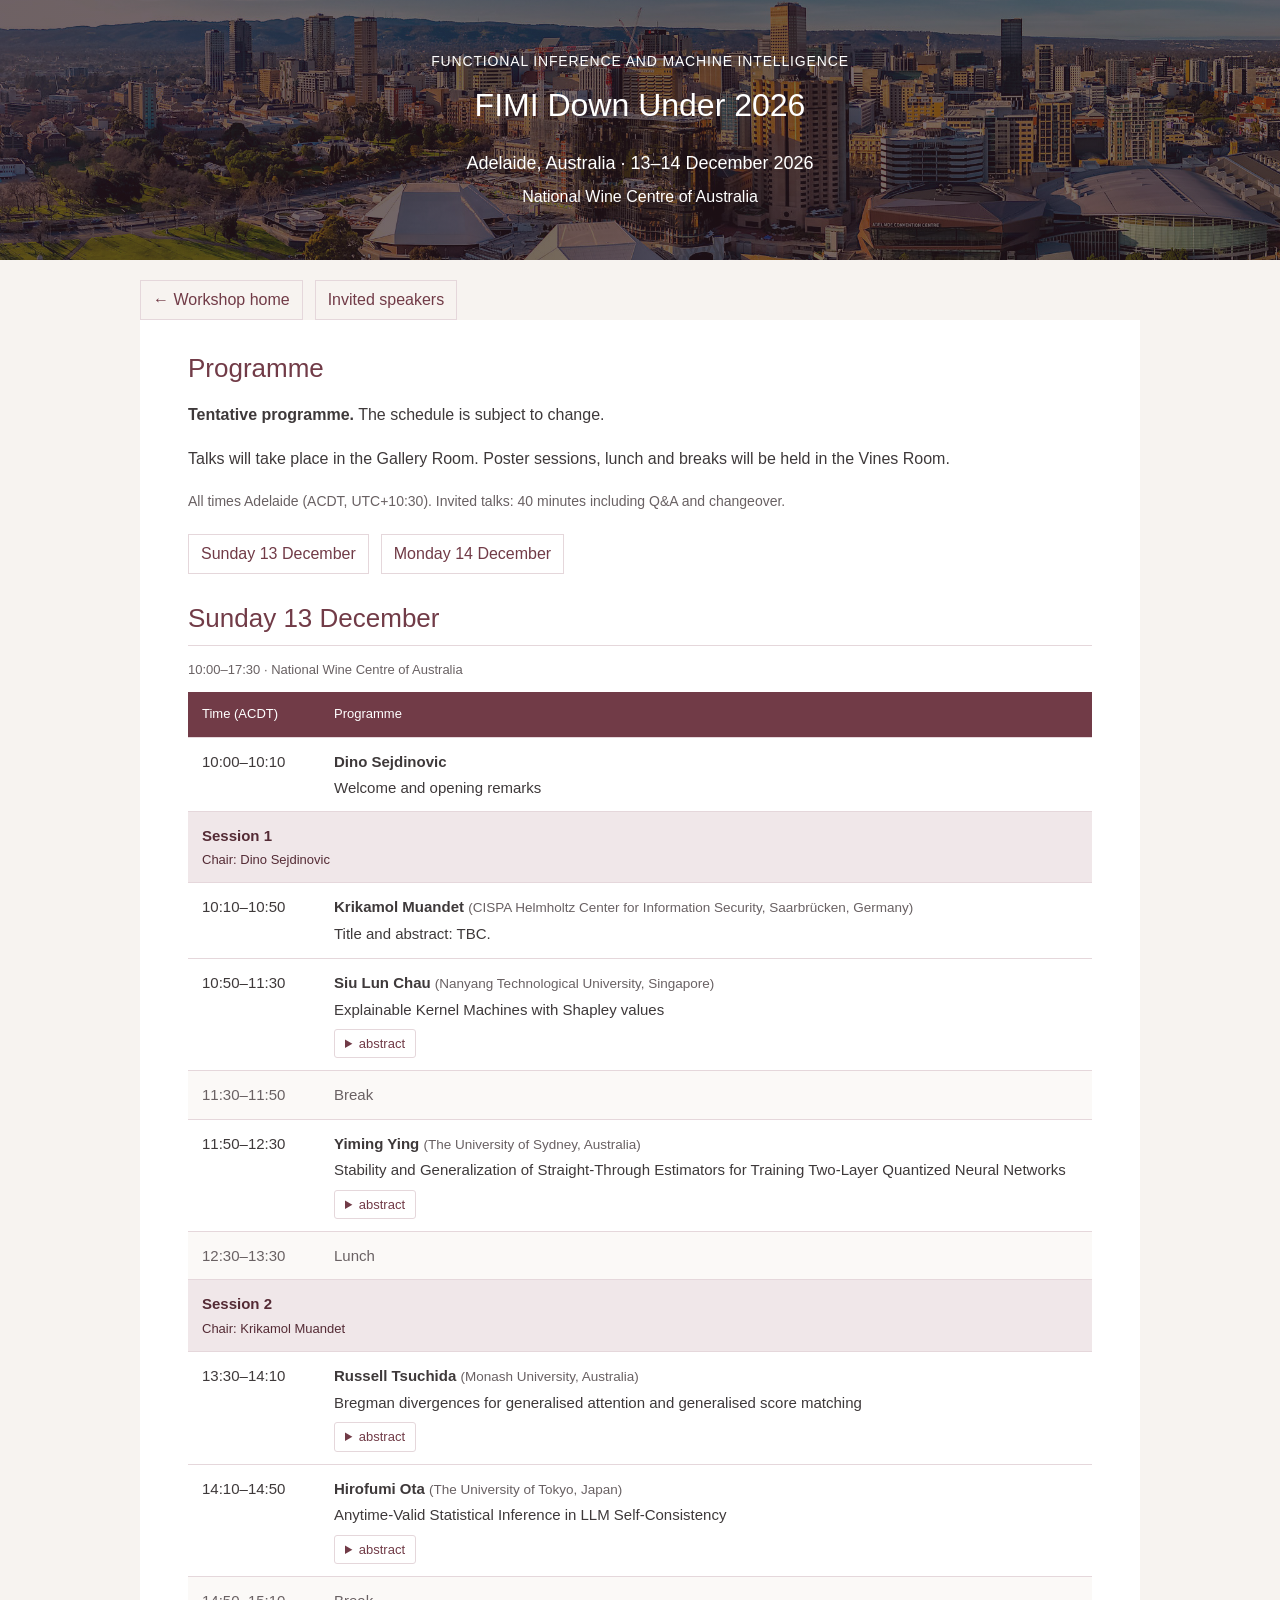
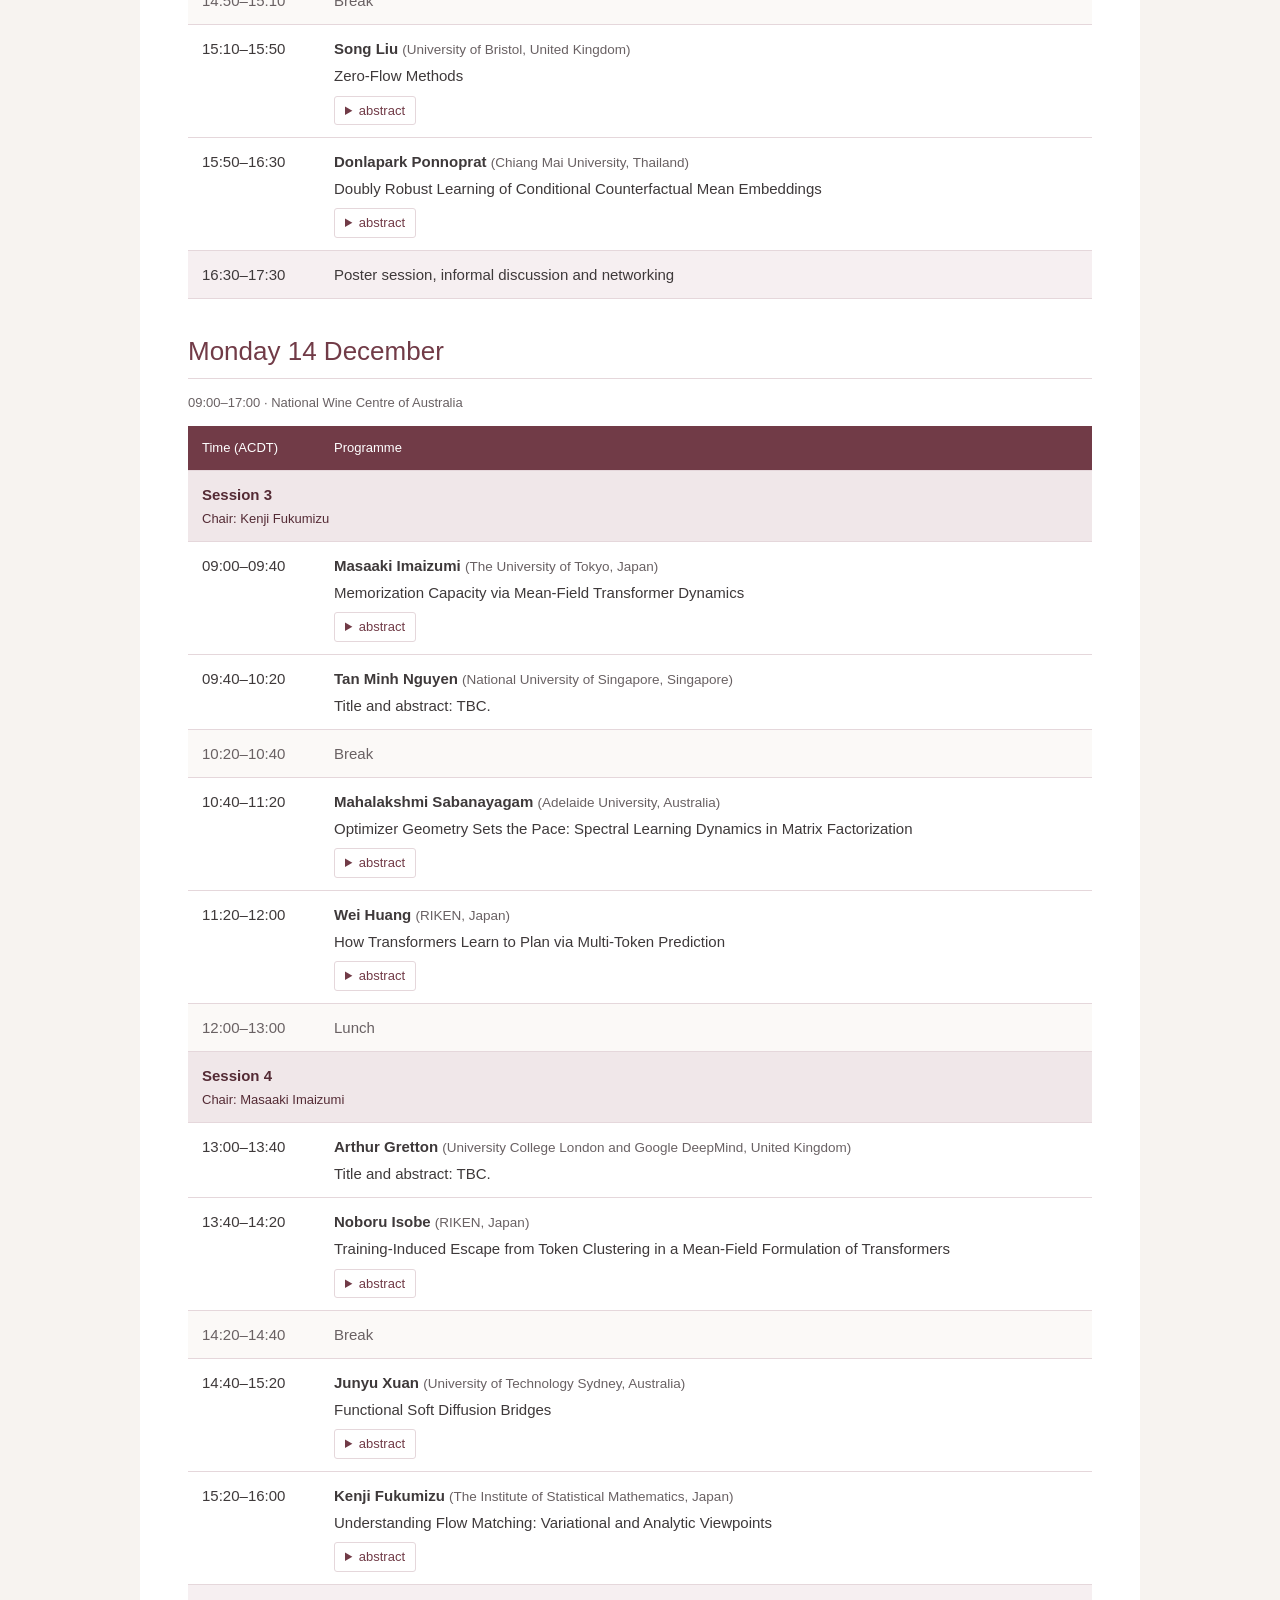
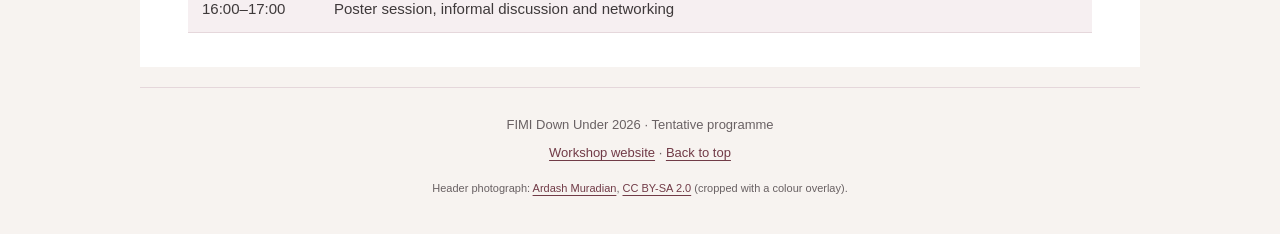
<file: docs/programme.html>
<!doctype html>
<html lang="en-AU">
  <head>
    <meta charset="utf-8">
    <meta name="viewport" content="width=device-width, initial-scale=1">
    <meta name="theme-color" content="#713b47">
    <meta name="referrer" content="no-referrer">
    <title>Programme · FIMI Down Under 2026</title>
    <meta name="description" content="Tentative FIMI Down Under 2026 programme and talk abstracts. Subject to change.">
    <link rel="icon" href="assets/favicon.svg" type="image/svg+xml">
    <link rel="stylesheet" href="assets/site.css">
    <style>
      .programme-page-header { min-height: 260px; padding-block: 42px; }
      .programme-page-header h1 { font-size: 32px; }
      .programme-page-kicker { margin-bottom: 10px; font-size: 14px; letter-spacing: .06em; text-transform: uppercase; }
      .programme-page-main { padding-top: 30px; }
      .programme-page-title { border: 0; padding: 0; margin-bottom: 15px; }
      .programme-meta { color: var(--muted); font-size: 14px; }
      .day-links { display: flex; gap: 12px; flex-wrap: wrap; margin: 20px 0 0; }
      .day-links a { border: 1px solid var(--line); padding: 5px 12px; text-decoration: none; }
      .day-links a:hover { border-color: var(--wine); background: var(--background); }
      .day-title { margin-bottom: 14px; }
      .timetable { width: 100%; border-collapse: collapse; font-size: 15px; line-height: 1.55; }
      .timetable caption { text-align: left; color: var(--muted); font-size: 13px; padding-bottom: 12px; }
      .timetable th, .timetable td { text-align: left; vertical-align: top; padding: 12px 14px; border-bottom: 1px solid var(--line); }
      .timetable thead th { background: var(--wine); color: white; font-weight: 500; font-size: 13px; }
      .timetable .time { width: 132px; white-space: nowrap; font-variant-numeric: tabular-nums; font-weight: 400; }
      .timetable .session th { padding-block: 12px; background: #f0e7e9; color: var(--wine-dark); font-weight: 600; }
      .session-title { display: block; }
      .session-chair { display: block; margin-top: 3px; font-size: 13px; font-weight: 400; }
      .programme-speaker { display: block; font-weight: 600; }
      .programme-talk { display: block; margin-top: 3px; }
      .programme-abstract { margin-top: 8px; }
      .programme-abstract summary { width: fit-content; padding: 4px 10px; border: 1px solid var(--line); border-radius: 3px; background: var(--paper); color: var(--link); font-size: 13px; line-height: 1.5; cursor: pointer; }
      .programme-abstract summary:hover, .programme-abstract[open] summary { border-color: var(--wine); background: var(--wine); color: white; }
      .programme-abstract .talk-panel { font-size: 14px; font-weight: 400; line-height: 1.7; }
      .programme-affiliation { display: block; margin-top: 3px; color: var(--muted); font-size: 12px; }
      .timetable .break { background: #fbf9f7; color: var(--muted); }
      .timetable .poster { background: #f6eff1; }
      .timetable .tbd { color: var(--muted); }
      .programme-page-footer { margin-top: 20px; }
      @media (max-width: 640px) {
        .programme-page-header { min-height: 220px; padding-block: 30px; }
        .programme-page-header h1 { font-size: 26px; }
        .programme-page-main { padding-top: 24px; }
        .programme-page-title { font-size: 25px; }
          .timetable { font-size: 14px; }
        .timetable th, .timetable td { padding: 11px 8px; }
        .timetable .time { width: 91px; white-space: normal; font-size: 13px; }
        .timetable .time .time-range { display: inline-block; }
        .day-links { gap: 8px; }
        .day-links a { font-size: 14px; }
      }
      @media print {
        .programme-page-header { padding: 0 0 12px; min-height: 0; }
        .programme-page-header h1 { font-size: 22pt; }
        .programme-page-kicker { font-size: 10pt; }
        .programme-page-main { padding-top: 0; }
        .day-links, .programme-page-footer .photo-credit { display: none; }
        .programme-page-title { font-size: 17pt; }
          .timetable { font-size: 10pt; }
        .timetable th, .timetable td { padding: 7px 9px; }
        .timetable thead th { background: #eee; color: black; }
        .timetable tr { break-inside: avoid; }
        .timetable .session { break-after: avoid; }
        .programme-affiliation { font-size: 8pt; }
        .day + .day { break-before: page; }
      }
    .programme-institution {font-weight:400; font-size:.9em; color:var(--muted);}</style>
  </head>
  <body id="top">
    <a class="skip-link" href="#main">Skip to programme</a>
    <header class="site-header programme-page-header">
      <img class="header-photo" src="assets/adelaide-skyline.jpg" alt="Adelaide city skyline overlooking the River Torrens" width="2048" height="983">
      <div class="header-content">
        <p class="programme-page-kicker">Functional Inference and Machine Intelligence</p>
        <h1>FIMI Down Under 2026</h1>
        <p class="workshop-date">Adelaide, Australia · 13–14 December 2026</p>
        <p class="workshop-location">National Wine Centre of Australia</p>
      </div>
    </header>
    <div class="page">
      <nav class="day-links" aria-label="Main navigation"><a href="index.html">← Workshop home</a><a href="index.html#speakers">Invited speakers</a></nav>
      <main id="main" class="programme-page-main">
        <h2 class="programme-page-title">Programme</h2>
        <p class="programme-caveat"><strong>Tentative programme.</strong> The schedule is subject to change.</p>
        <p>Talks will take place in the Gallery Room. Poster sessions, lunch and breaks will be held in the Vines Room.</p>
        <p class="programme-meta">All times Adelaide (ACDT, UTC+10:30). Invited talks: 40 minutes including Q&amp;A and changeover.</p>
        <nav class="day-links" aria-label="Programme days"><a href="#sunday">Sunday 13 December</a><a href="#monday">Monday 14 December</a></nav>
        <section id="sunday" class="day" aria-labelledby="sunday-title">
        <h2 id="sunday-title" class="day-title"><time datetime="2026-12-13">Sunday 13 December</time></h2>
        <table class="timetable">
        <caption>10:00–17:30 · National Wine Centre of Australia</caption>
        <thead><tr><th scope="col">Time (ACDT)</th><th scope="col">Programme</th></tr></thead><tbody>
        <tr class="event" data-kind="event" data-session=""><th class="time" scope="row"><span class="time-range"><time datetime="2026-12-13T10:00:00+10:30">10:00</time>–<wbr><time datetime="2026-12-13T10:10:00+10:30">10:10</time></span></th><td><span class="programme-speaker">Dino Sejdinovic</span><span class="programme-talk">Welcome and opening remarks</span></td></tr>
        <tr class="session" data-session="1"><th colspan="2" scope="rowgroup"><span class="session-title">Session 1</span><span class="session-chair">Chair: Dino Sejdinovic</span></th></tr>
        <tr id="krikamol-muandet-programme" class="talk" data-kind="talk" data-session="1"><th class="time" scope="row"><span class="time-range"><time datetime="2026-12-13T10:10:00+10:30">10:10</time>–<wbr><time datetime="2026-12-13T10:50:00+10:30">10:50</time></span></th><td><span class="programme-speaker">Krikamol Muandet <span class="programme-institution">(CISPA Helmholtz Center for Information Security, Saarbrücken, Germany)</span></span><span class="programme-talk">Title and abstract: TBC.</span></td></tr>
        <tr id="siu-lun-chau-programme" class="talk" data-kind="talk" data-session="1"><th class="time" scope="row"><span class="time-range"><time datetime="2026-12-13T10:50:00+10:30">10:50</time>–<wbr><time datetime="2026-12-13T11:30:00+10:30">11:30</time></span></th><td><span class="programme-speaker">Siu Lun Chau <span class="programme-institution">(Nanyang Technological University, Singapore)</span></span><span class="programme-talk">Explainable Kernel Machines with Shapley values</span><details class="programme-abstract"><summary>abstract</summary><div class="talk-panel">
<p>Kernel methods provide a rich framework for nonlinear prediction and statistical inference, but their flexibility often obscures which features drive their outputs. Cooperative game theory offers a principled recipe for attribution: treat features as players and distribute their joint contribution using Shapley values, which average each feature’s marginal contribution across feature subsets. Applying this recipe, however, requires us to decide what a subset contributes and to overcome the exponential cost of enumerating subsets. How can the mathematical structure of kernel methods help us address both challenges? In this talk, we trace a progression from RKHS-SHAP through PKeX-Shapley to QuadraSHAP, showing how kernel structure enables principled and increasingly efficient feature attribution for interpretable statistical inference.</p>
</div></details></td></tr>
        <tr class="break" data-kind="break" data-session="1"><th class="time" scope="row"><span class="time-range"><time datetime="2026-12-13T11:30:00+10:30">11:30</time>–<wbr><time datetime="2026-12-13T11:50:00+10:30">11:50</time></span></th><td>Break</td></tr>
        <tr id="yiming-ying-programme" class="talk" data-kind="talk" data-session="1"><th class="time" scope="row"><span class="time-range"><time datetime="2026-12-13T11:50:00+10:30">11:50</time>–<wbr><time datetime="2026-12-13T12:30:00+10:30">12:30</time></span></th><td><span class="programme-speaker">Yiming Ying <span class="programme-institution">(The University of Sydney, Australia)</span></span><span class="programme-talk">Stability and Generalization of Straight-Through Estimators for Training Two-Layer Quantized Neural Networks</span><details class="programme-abstract"><summary>abstract</summary><div class="talk-panel">
<p>Quantisation is essential in modern deep learning for reducing memory footprints and accelerating inference on resource-constrained devices. However, training quantised networks with the straight-through estimator (STE) lacks theoretical understanding due to its non-smooth, discontinuous dynamics. In this work, we present a Statistical Learning Theory (SLT) framework for the identity STE in training two-layer binary-activation networks with hinge loss. We show that in the saturated-output regime, zero-initialised sample-wise STE updates are equivalent to stochastic sub-gradient descent on a convex latent loss, enabling a rigorous algorithmic stability analysis. By establishing approximate non-expansiveness of the update map, we prove explicit L<sub>2</sub> model-stability bounds that transfer isometrically to the full first-layer weight matrix. Crucially, we demonstrate that STE quantization achieves statistically optimal rates: an explicit excess induced-risk bound of 𝒪(n<sup>−1/2</sup>) at T = n<sup>2</sup>, and, under margin separability, an optimal 𝒪(R<sup>2</sup>/(γ<sup>2</sup> n)) expected excess misclassification error for a randomised one-pass iterate alongside a majority-vote guarantee.</p>
</div></details></td></tr>
        <tr class="break" data-kind="break" data-session="1"><th class="time" scope="row"><span class="time-range"><time datetime="2026-12-13T12:30:00+10:30">12:30</time>–<wbr><time datetime="2026-12-13T13:30:00+10:30">13:30</time></span></th><td>Lunch</td></tr>
        <tr class="session" data-session="2"><th colspan="2" scope="rowgroup"><span class="session-title">Session 2</span><span class="session-chair">Chair: Krikamol Muandet</span></th></tr>
        <tr id="russell-tsuchida-programme" class="talk" data-kind="talk" data-session="2"><th class="time" scope="row"><span class="time-range"><time datetime="2026-12-13T13:30:00+10:30">13:30</time>–<wbr><time datetime="2026-12-13T14:10:00+10:30">14:10</time></span></th><td><span class="programme-speaker">Russell Tsuchida <span class="programme-institution">(Monash University, Australia)</span></span><span class="programme-talk">Bregman divergences for generalised attention and generalised score matching</span><details class="programme-abstract"><summary>abstract</summary><div class="talk-panel">
<p>Bregman divergences are classical divergences on finite dimensional spaces, which generalise the squared Euclidean distance and find a wide range of applications throughout machine learning. In this talk, we present a functional Bregman divergence, particularly well-suited to operate on Hilbert spaces. A special case is the well-known squared maximum mean discrepancy. We will then describe an application of functional Bregman divergences to a Bayesian interpretation of the attention mechanism in transformer architectures, and an application of Bregman divergences in a generalised score matching setting.</p>
</div></details></td></tr>
        <tr id="hirofumi-ota-programme" class="talk" data-kind="talk" data-session="2"><th class="time" scope="row"><span class="time-range"><time datetime="2026-12-13T14:10:00+10:30">14:10</time>–<wbr><time datetime="2026-12-13T14:50:00+10:30">14:50</time></span></th><td><span class="programme-speaker">Hirofumi Ota <span class="programme-institution">(The University of Tokyo, Japan)</span></span><span class="programme-talk">Anytime-Valid Statistical Inference in LLM Self-Consistency</span><details class="programme-abstract"><summary>abstract</summary><div class="talk-panel">
<p>Large language models often improve reasoning by sampling multiple outputs and aggregating their final answers, but precise and efficient control of error levels remains a challenging task. In particular, deciding when to stop sampling remains difficult when the stopping rule is data-dependent and the set of possible answers is not known in advance. We study anytime-valid certification of a prespecified target answer as the unique mode of the model&#x27;s response distribution, a guarantee distinct from answer correctness. We propose the Certification by Intersection-union Testing with E-processes (CITE) algorithm, which provably controls false certification at any prescribed level under arbitrary data-driven stopping, without requiring prior knowledge of the answer category set. We also prove an category-set-size-free stopping-time rate, establish matching minimax lower bounds up to constants in the main regime, and extend the construction to confidence-weighted voting. Simulations and LLM self-consistency experiments show empirical error control and improved certification in diffuse-tail settings.</p>
</div></details></td></tr>
        <tr class="break" data-kind="break" data-session="2"><th class="time" scope="row"><span class="time-range"><time datetime="2026-12-13T14:50:00+10:30">14:50</time>–<wbr><time datetime="2026-12-13T15:10:00+10:30">15:10</time></span></th><td>Break</td></tr>
        <tr id="song-liu-programme" class="talk" data-kind="talk" data-session="2"><th class="time" scope="row"><span class="time-range"><time datetime="2026-12-13T15:10:00+10:30">15:10</time>–<wbr><time datetime="2026-12-13T15:50:00+10:30">15:50</time></span></th><td><span class="programme-speaker">Song Liu <span class="programme-institution">(University of Bristol, United Kingdom)</span></span><span class="programme-talk">Zero-Flow Methods</span><details class="programme-abstract"><summary>abstract</summary><div class="talk-panel">
<p>We propose the Zero-Flow Criterion, which states that under independent coupling, the optimal velocity field of a flow matching objective vanishes everywhere at <i>t</i> = 0.5 if and only if the two endpoint distributions are identical. Leveraging this time-reversal symmetry, we establish a family of novel statistical discrepancies that measure the differences between two distributions. Unlike kernel-based methods such as Maximum Mean Discrepancy (MMD), our approach directly learns discriminative features from data via flow-matching regression or power maximization. It avoids selecting a kernel manually, which may not scale well in high-dimensional settings. Furthermore, when compared with variational <i>f</i>-divergence estimation, our discrepancy estimation does not involve density ratio parameterization or estimation, which often leads to instability when two distributions differ significantly. In this talk, we show how this novel discrepancy provides a unified framework for our three recent works:</p>
<p>Zero-Flow Encoders for certifying conditional independence in representation learning: <a href="https://arxiv.org/abs/2602.00797">https://arxiv.org/abs/2602.00797</a></p>
<p>Zero-Flow Two-Sample Tests, with Wasserstein control and asymptotic normality: <a href="https://arxiv.org/abs/2607.21542">https://arxiv.org/abs/2607.21542</a></p>
<p>Zero-Flux Discrepancy, an extension of the zero-flow criterion for high-dimensional categorical distributions: <a href="https://arxiv.org/abs/2610.01472">https://arxiv.org/abs/2610.01472</a></p>
            </div></details></td></tr>
        <tr id="donlapark-ponnoprat-programme" class="talk" data-kind="talk" data-session="2"><th class="time" scope="row"><span class="time-range"><time datetime="2026-12-13T15:50:00+10:30">15:50</time>–<wbr><time datetime="2026-12-13T16:30:00+10:30">16:30</time></span></th><td><span class="programme-speaker">Donlapark Ponnoprat <span class="programme-institution">(Chiang Mai University, Thailand)</span></span><span class="programme-talk">Doubly Robust Learning of Conditional Counterfactual Mean Embeddings</span><details class="programme-abstract"><summary>abstract</summary><div class="talk-panel">
<p>Heterogeneous treatment effects are usually summarized by the conditional average treatment effect. However, two treatments with the same conditional average can produce outcome distributions with different tails and different numbers of modes. In this talk, I will present a framework for estimating the full conditional distribution of a counterfactual outcome, represented by its mean embedding in a reproducing kernel Hilbert space. In the first part, I will show how a doubly robust pseudo-outcome reduces this problem to a vector-valued regression, which kernel ridge regression or neural network estimators can solve. In the second part, I will discuss finite-sample learning rates, in which the first stage enters only through the smaller of the two nuisance errors. Thus, the second-stage error governs the bound as long as one of the two nuisance models is estimated consistently. Finally, I will demonstrate applications to several downstream tasks, namely risk-sensitive treatment effect estimation, conditional two-sample testing, and risk-sensitive treatment policy learning.</p>
</div></details></td></tr>
        <tr class="poster" data-kind="poster" data-session="2"><th class="time" scope="row"><span class="time-range"><time datetime="2026-12-13T16:30:00+10:30">16:30</time>–<wbr><time datetime="2026-12-13T17:30:00+10:30">17:30</time></span></th><td>Poster session, informal discussion and networking</td></tr>
        </tbody></table></section>
        <section id="monday" class="day" aria-labelledby="monday-title">
        <h2 id="monday-title" class="day-title"><time datetime="2026-12-14">Monday 14 December</time></h2>
        <table class="timetable">
        <caption>09:00–17:00 · National Wine Centre of Australia</caption>
        <thead><tr><th scope="col">Time (ACDT)</th><th scope="col">Programme</th></tr></thead><tbody>
        <tr class="session" data-session="3"><th colspan="2" scope="rowgroup"><span class="session-title">Session 3</span><span class="session-chair">Chair: Kenji Fukumizu</span></th></tr>
        <tr id="masaaki-imaizumi-programme" class="talk" data-kind="talk" data-session="3"><th class="time" scope="row"><span class="time-range"><time datetime="2026-12-14T09:00:00+10:30">09:00</time>–<wbr><time datetime="2026-12-14T09:40:00+10:30">09:40</time></span></th><td><span class="programme-speaker">Masaaki Imaizumi <span class="programme-institution">(The University of Tokyo, Japan)</span></span><span class="programme-talk">Memorization Capacity via Mean-Field Transformer Dynamics</span><details class="programme-abstract"><summary>abstract</summary><div class="talk-panel">
<p>This study investigates the memorization capacity of Transformers based on their inference dynamics. It has been noted that the performance of Transformers can be described by specific functions arising from the interactions between tokens mediated by the attention layer. However, previous studies have been limited to Transformers with simplified weight matrices and other components. In this study, we analyze Transformer inference under general weight matrices using the mean-field approximation. As a result, we demonstrate that specific eigenvalue components arising from the weight components enhance the memorization capacity of the entire Transformer system. Based on this, we also discuss learning correction methods to further improve this performance.</p>
</div></details></td></tr>
        <tr id="tan-minh-nguyen-programme" class="talk" data-kind="talk" data-session="3"><th class="time" scope="row"><span class="time-range"><time datetime="2026-12-14T09:40:00+10:30">09:40</time>–<wbr><time datetime="2026-12-14T10:20:00+10:30">10:20</time></span></th><td><span class="programme-speaker">Tan Minh Nguyen <span class="programme-institution">(National University of Singapore, Singapore)</span></span><span class="programme-talk">Title and abstract: TBC.</span></td></tr>
        <tr class="break" data-kind="break" data-session="3"><th class="time" scope="row"><span class="time-range"><time datetime="2026-12-14T10:20:00+10:30">10:20</time>–<wbr><time datetime="2026-12-14T10:40:00+10:30">10:40</time></span></th><td>Break</td></tr>
        <tr id="mahalakshmi-sabanayagam-programme" class="talk" data-kind="talk" data-session="3"><th class="time" scope="row"><span class="time-range"><time datetime="2026-12-14T10:40:00+10:30">10:40</time>–<wbr><time datetime="2026-12-14T11:20:00+10:30">11:20</time></span></th><td><span class="programme-speaker">Mahalakshmi Sabanayagam <span class="programme-institution">(Adelaide University, Australia)</span></span><span class="programme-talk">Optimizer Geometry Sets the Pace: Spectral Learning Dynamics in Matrix Factorization</span><details class="programme-abstract"><summary>abstract</summary><div class="talk-panel">
<p>Recent successes of matrix- and curvature-based optimizers have renewed interest in how update geometry shapes learning. These methods normalize or precondition updates, changing how different components progress during training. In deep matrix factorization, the geometry that slows gradient descent (GD) favors low-rank solutions by delaying the emergence of small singular modes. This raises the question of what remains of that spectral bias when normalization or curvature correction weakens or removes the slowdown. We study how optimizer geometry and depth jointly govern this behavior through a common framework for singular mode dynamics. Under explicit balance and alignment assumptions, we derive birth, saturation, and decay laws for Euclidean GD, coordinate-wise updates of SignGD and an instantaneous Adam approximation, spectral updates of Muon and cumulative Shampoo, and a block curvature model of K-FAC. The resulting picture is not a simple ordering from stronger to weaker low-rank bias. To highlight, SignGD and ideal Muon eliminate the divergent birth barrier and drive unsupported modes to zero in finite time. Cumulative Shampoo initially retains GD’s depth-dependent barrier, then accumulated gradients produce a catch-up phase while making previously active modes increasingly persistent. Undamped K-FAC cancels the factorization-induced slowdown while preserving the ordering of the target singular values, whereas positive damping introduces a spectral threshold below which the slow GD phase laws reappear. These results give normalization, accumulated state, damping, and depth a direct interpretation as controls determining when modes emerge, persist, and disappear during training.</p>
</div></details></td></tr>
        <tr id="wei-huang-programme" class="talk" data-kind="talk" data-session="3"><th class="time" scope="row"><span class="time-range"><time datetime="2026-12-14T11:20:00+10:30">11:20</time>–<wbr><time datetime="2026-12-14T12:00:00+10:30">12:00</time></span></th><td><span class="programme-speaker">Wei Huang <span class="programme-institution">(RIKEN, Japan)</span></span><span class="programme-talk">How Transformers Learn to Plan via Multi-Token Prediction</span><details class="programme-abstract"><summary>abstract</summary><div class="talk-panel">
<p>Next-token prediction (NTP) is the standard training objective for language models, yet it often struggles to capture the global structure required for planning and reasoning. Multi-token prediction (MTP), which trains a model to predict several future tokens at once, has emerged as a promising alternative. In this talk, I will discuss why MTP helps planning, from both empirical and theoretical perspectives. Empirically, MTP consistently outperforms NTP on synthetic graph path-finding tasks as well as on more realistic benchmarks such as Countdown and Boolean satisfiability. Theoretically, we analyse a simplified two-layer Transformer trained on a star-graph path-finding task and prove that MTP induces a two-stage reverse-reasoning process: the model first attends to the goal node and then reconstructs the path by tracing intermediate nodes backward. This behaviour arises from a gradient decoupling property of MTP, which provides a cleaner training signal than NTP.</p>
</div></details></td></tr>
        <tr class="break" data-kind="break" data-session="3"><th class="time" scope="row"><span class="time-range"><time datetime="2026-12-14T12:00:00+10:30">12:00</time>–<wbr><time datetime="2026-12-14T13:00:00+10:30">13:00</time></span></th><td>Lunch</td></tr>
        <tr class="session" data-session="4"><th colspan="2" scope="rowgroup"><span class="session-title">Session 4</span><span class="session-chair">Chair: Masaaki Imaizumi</span></th></tr>
        <tr id="arthur-gretton-programme" class="talk" data-kind="talk" data-session="4"><th class="time" scope="row"><span class="time-range"><time datetime="2026-12-14T13:00:00+10:30">13:00</time>–<wbr><time datetime="2026-12-14T13:40:00+10:30">13:40</time></span></th><td><span class="programme-speaker">Arthur Gretton <span class="programme-institution">(University College London and Google DeepMind, United Kingdom)</span></span><span class="programme-talk">Title and abstract: TBC.</span></td></tr>
        <tr id="noboru-isobe-programme" class="talk" data-kind="talk" data-session="4"><th class="time" scope="row"><span class="time-range"><time datetime="2026-12-14T13:40:00+10:30">13:40</time>–<wbr><time datetime="2026-12-14T14:20:00+10:30">14:20</time></span></th><td><span class="programme-speaker">Noboru Isobe <span class="programme-institution">(RIKEN, Japan)</span></span><span class="programme-talk">Training-Induced Escape from Token Clustering in a Mean-Field Formulation of Transformers</span><details class="programme-abstract"><summary>abstract</summary><div class="talk-panel">
<p>Transformers perform inference by iteratively transforming token representations across layers. This layerwise computation has been studied empirically, and recent mean-field theories of Transformer dynamics explain how attention can drive token distributions toward clustering. However, existing mean-field analyses largely treat model parameters as prescribed, leaving open how training reshapes this clustering picture.</p>
<p>We study this question in a noisy mean-field Transformer in which only a parameter-linear FFN is trained under L² regularization. We find and analyze a training-induced phase in the dynamics: after initially following attention-driven clustering, the token distribution can leave the clustered regime near the final layers. Our mathematical analysis is based on an entropy-regularized interaction energy that captures the clustering bias of attention.</p>
<p>More broadly, our results point toward a training-aware mean-field theory of Transformer dynamics, in which training and inference dynamics are treated together.</p>
</div></details></td></tr>
        <tr class="break" data-kind="break" data-session="4"><th class="time" scope="row"><span class="time-range"><time datetime="2026-12-14T14:20:00+10:30">14:20</time>–<wbr><time datetime="2026-12-14T14:40:00+10:30">14:40</time></span></th><td>Break</td></tr>
        <tr id="junyu-xuan-programme" class="talk" data-kind="talk" data-session="4"><th class="time" scope="row"><span class="time-range"><time datetime="2026-12-14T14:40:00+10:30">14:40</time>–<wbr><time datetime="2026-12-14T15:20:00+10:30">15:20</time></span></th><td><span class="programme-speaker">Junyu Xuan <span class="programme-institution">(University of Technology Sydney, Australia)</span></span><span class="programme-talk">Functional Soft Diffusion Bridges</span><details class="programme-abstract"><summary>abstract</summary><div class="talk-panel">
<p>Diffusion bridges construct stochastic transports between prescribed endpoint distributions, yet stochastic optimal control formulations with soft terminal constraints have been developed primarily in finite-dimensional Euclidean spaces. We introduce Functional Soft Diffusion Bridge (FSDB), a framework for generative modeling of function-valued data that extends finite-penalty diffusion bridges to infinite-dimensional Hilbert spaces. FSDB relaxes exact endpoint conditioning through a quadratic terminal penalty with strength γ, yielding a closed-form feedback law involving the bounded resolvent (γ<sup>−1</sup>I+C<sub>t,T</sub>)<sup>−1</sup>. This formulation avoids the singular inverse-covariance operator associated with hard endpoint constraints while providing explicit control over the terminal penalty. We establish a spectral condition ensuring well-posedness of the infinite-dimensional reference process and show that the feedback recovers the corresponding hard function-space bridge in the limit γ → ∞. Experiments on synthetic functions, pharmacokinetic trajectories, and image-to-image transport demonstrate the framework’s applicability across diverse function-valued generative tasks.</p>
</div></details></td></tr>
        <tr id="kenji-fukumizu-programme" class="talk" data-kind="talk" data-session="4"><th class="time" scope="row"><span class="time-range"><time datetime="2026-12-14T15:20:00+10:30">15:20</time>–<wbr><time datetime="2026-12-14T16:00:00+10:30">16:00</time></span></th><td><span class="programme-speaker">Kenji Fukumizu <span class="programme-institution">(The Institute of Statistical Mathematics, Japan)</span></span><span class="programme-talk">Understanding Flow Matching: Variational and Analytic Viewpoints</span><details class="programme-abstract"><summary>abstract</summary><div class="talk-panel">
<p>We discuss the dynamics of Optimal Transport Conditional Flow Matching (OT-CFM) under the manifold hypothesis, where the support of the target distribution is a low dimensional manifold.  We first derive an exact proximal expression for its vector field as a function of the location using an extended Brenier potential for the OT.  The vector field can be written by a denoiser. which is expressed by the proximal operator associated with the potential function.  Based on the explicit proximal form of the vector field, we analyze the manifold stability against perturbations to initial points, using the Lyapunov exponents of the dynamics.  By analyzing the local behavior with the tools in convex analysis, we show that the dynamics contracts linearly in the perturbation of the normal directions to the manifold, while perturbation in the tangential directions is preserved; this implies the stability of the manifold structure to the perturbations.</p>
<p>We also establish convergence of minibatch OT-CFM with neural network learning to population OT-CFM under regularity and stability assumptions, with rate exponents governed by the intrinsic rather than ambient dimension.</p>
<p>We discuss a terminal memorization regime of OT-CFM with finite data in the idealized minibatch model, where denoising identifies individual training examples in the terminal time. Explicit geometric models quantify how the associated time scales depend on dataset size, batch size, and intrinsic dimension. Experiments on synthetic data, MNIST, and CIFAR-10 support the predicted geometric behavior.</p>
</div></details></td></tr>
        <tr class="poster" data-kind="poster" data-session="4"><th class="time" scope="row"><span class="time-range"><time datetime="2026-12-14T16:00:00+10:30">16:00</time>–<wbr><time datetime="2026-12-14T17:00:00+10:30">17:00</time></span></th><td>Poster session, informal discussion and networking</td></tr>
        </tbody></table></section>
      </main>
      <footer class="site-footer programme-page-footer">
        <p>FIMI Down Under 2026 · Tentative programme</p>
        <p><a href="./">Workshop website</a> · <a href="#top">Back to top</a></p>
        <p class="photo-credit">Header photograph: <a href="https://commons.wikimedia.org/wiki/File:Adelaide_skyline,_December_2022.jpg">Ardash Muradian</a>, <a href="https://creativecommons.org/licenses/by-sa/2.0/">CC BY-SA 2.0</a> (cropped with a colour overlay).</p>
      </footer>
    </div>
  <script>
function revealAbstract(){const el=document.getElementById(location.hash.slice(1));if(el){const details=el.querySelector('details');if(details)details.open=true;}}
window.addEventListener('hashchange',revealAbstract);revealAbstract();
</script></body>
</html>
</file>
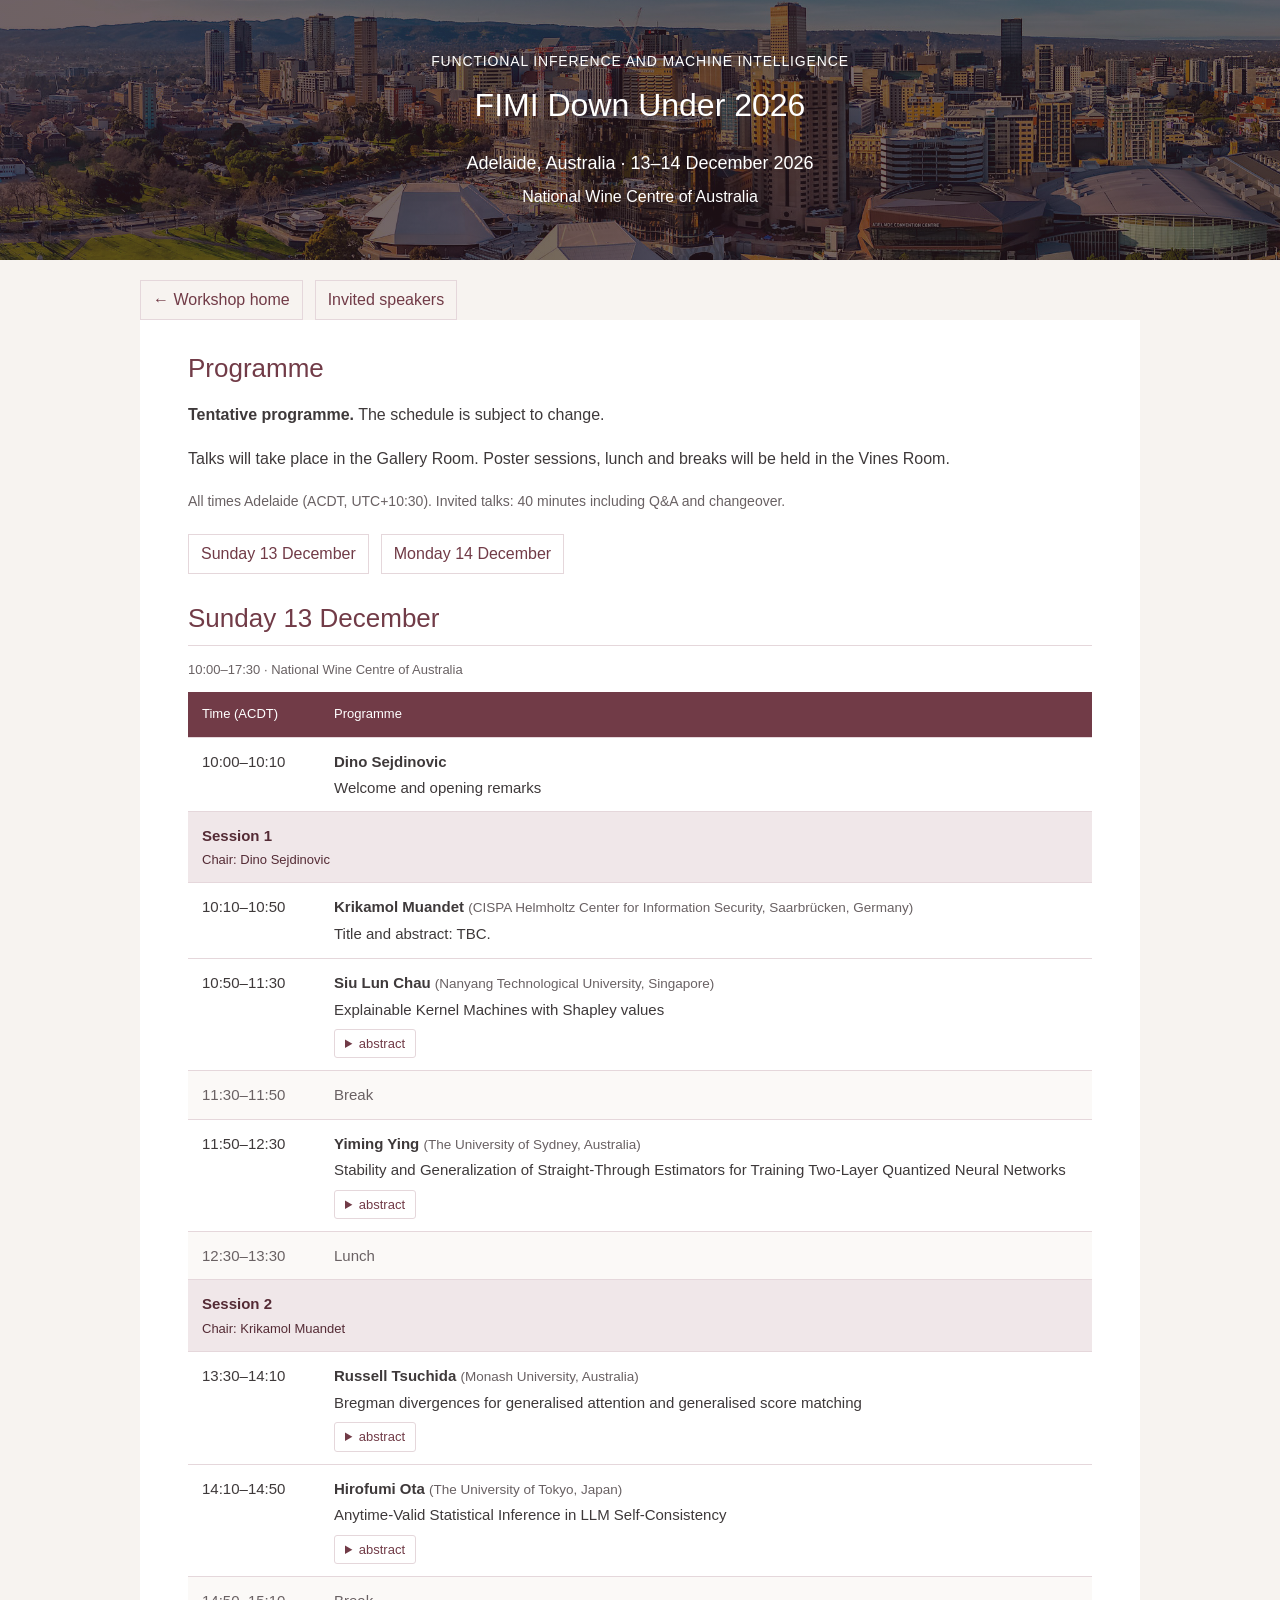
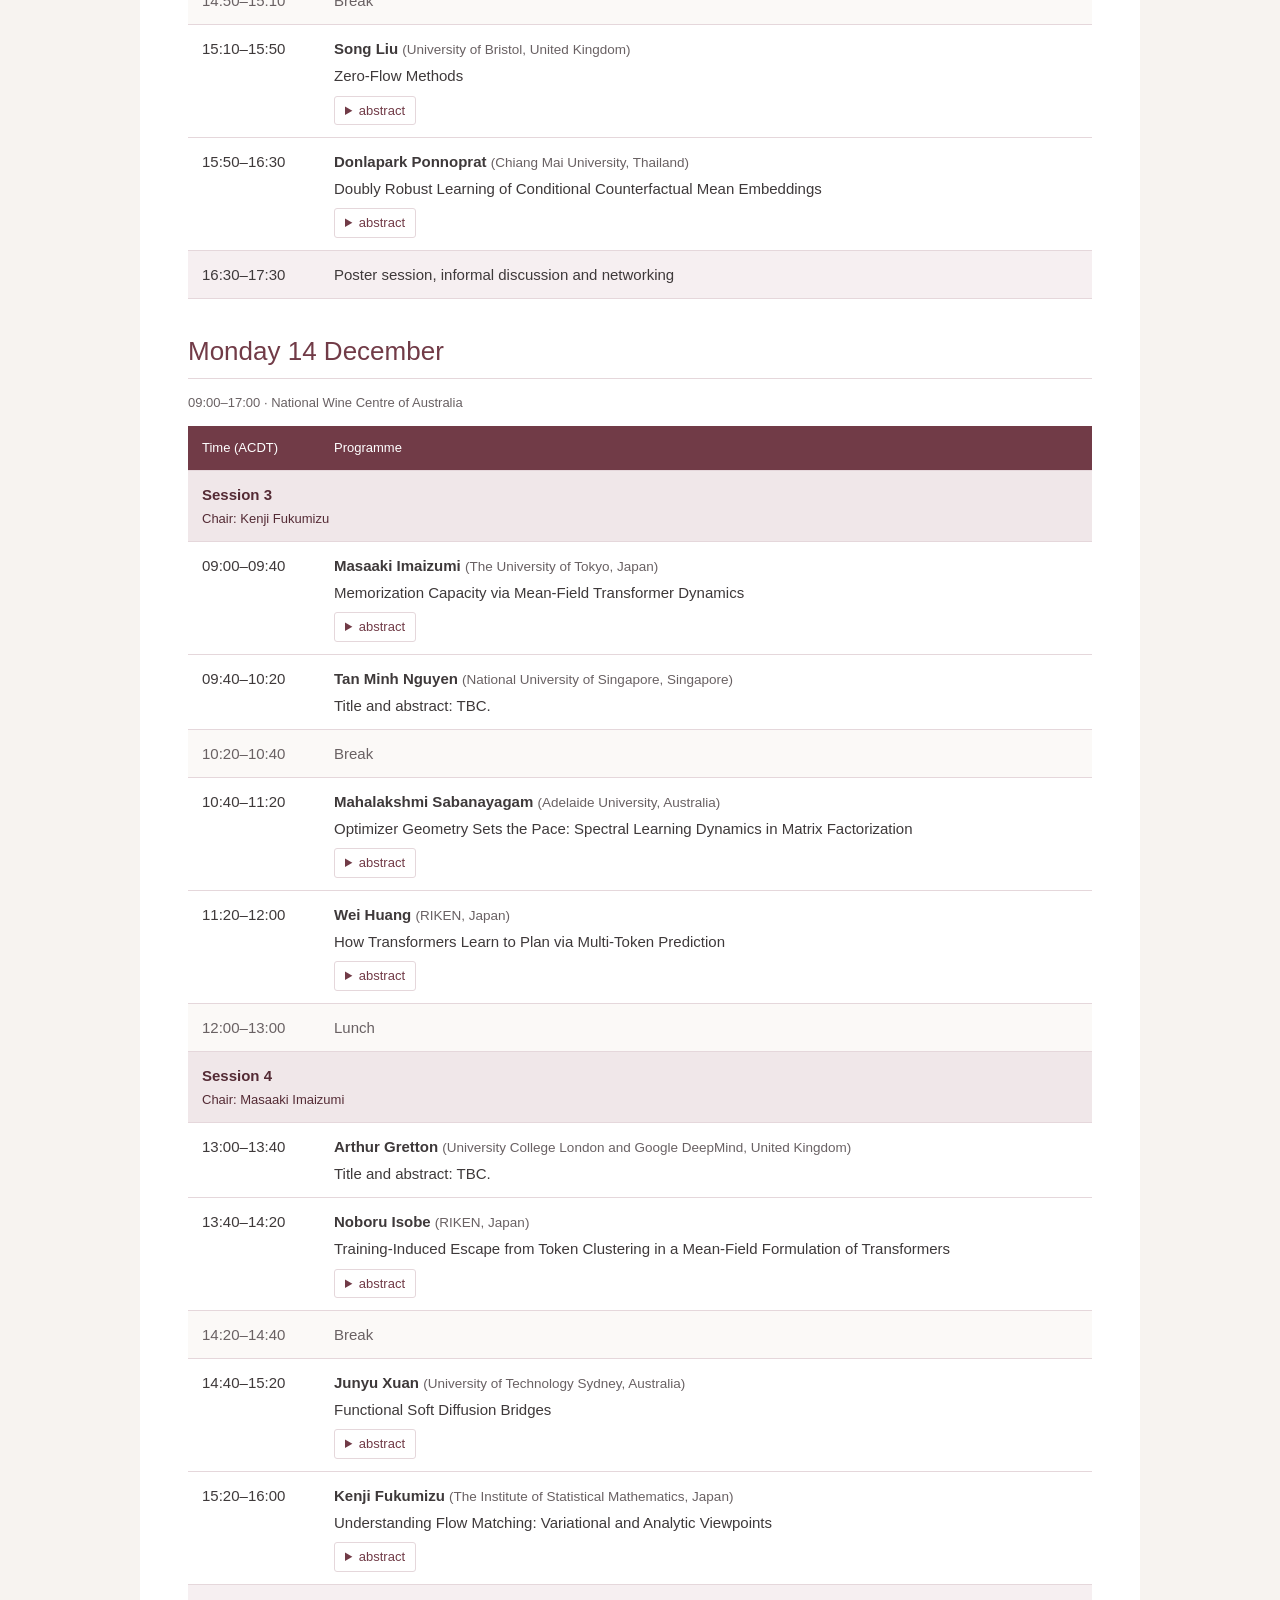
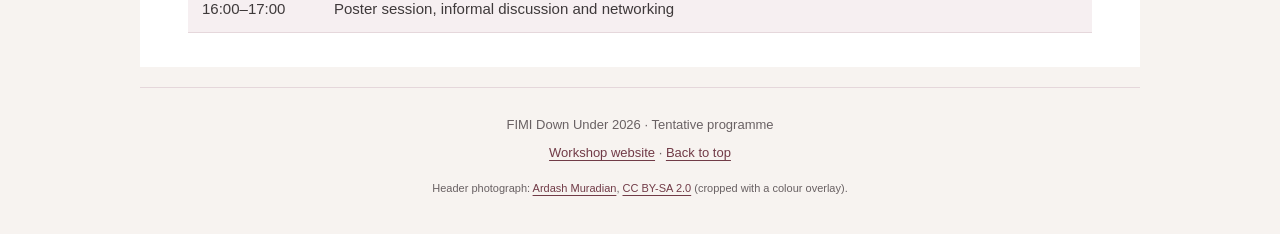
<file: docs/speaker-review-8f98ec6d.html>
<!doctype html>
<html lang="en-AU"><head><meta charset="utf-8"><meta name="viewport" content="width=device-width, initial-scale=1"><title>Programme · FIMI Down Under 2026</title><meta http-equiv="refresh" content="0; url=programme.html"><link rel="canonical" href="https://kips-lab.github.io/fimi-downunder/programme.html"></head><body><p>The programme is now available at <a href="programme.html">Programme</a>.</p><script>location.replace("programme.html"+location.hash);</script></body></html>
</file>
<file: docs/assets/site.css>
/* A single-column academic workshop site with a photographic Adelaide header. */
:root {
  color-scheme: light;
  --background: #f7f3f0;
  --paper: #ffffff;
  --ink: #3e393a;
  --wine: #713b47;
  --wine-dark: #542b35;
  --heading: var(--wine);
  --link: var(--wine);
  --muted: #696163;
  --line: #e5d7db;
}

* { box-sizing: border-box; }
html { scroll-padding-top: 80px; }
body { margin: 0; background: var(--background); color: var(--ink); font: 16px/1.75 Helvetica, Arial, sans-serif; }
a { color: var(--link); text-underline-offset: 3px; text-decoration-thickness: 1px; overflow-wrap: anywhere; }
a:hover { color: var(--wine-dark); }
:focus-visible { outline: 2px solid var(--link); outline-offset: 4px; }
h1, h2, p, ul, figure { margin: 0; }
h1, h2 { color: var(--heading); font-weight: 400; }
p, ul, address { margin-bottom: 16px; }
strong { font-weight: 600; }
ul { padding-left: 25px; }
li { padding-left: 3px; }
li + li { margin-top: 6px; }
li::marker { color: var(--wine); }
img { display: block; max-width: 100%; height: auto; }
.page { width: min(1000px, calc(100% - 64px)); margin: 0 auto; }

.skip-link { position: absolute; top: -80px; left: 16px; z-index: 10; padding: 8px 16px; background: var(--paper); }
.skip-link:focus { top: 12px; }

.site-header { position: relative; isolation: isolate; display: grid; place-items: center; min-height: 410px; padding: 58px 32px; color: white; background: #492b34; text-align: center; }
.header-photo { position: absolute; z-index: -2; inset: 0; width: 100%; height: 100%; object-fit: cover; object-position: center 25%; }
.site-header::before { content: ""; position: absolute; z-index: -1; inset: 0; background: linear-gradient(110deg, rgb(42 23 31 / 68%), rgb(42 23 31 / 62%)); }
.header-content { max-width: 900px; }
h1 { color: inherit; font-size: 34px; line-height: 1.35; font-weight: 500; }
.workshop-edition { display: block; margin-top: 17px; font-size: 27px; }
.workshop-date { margin: 21px 0 3px; font-size: 18px; }
.workshop-location { margin: 0; font-size: 16px; }

/* All navigation links remain visible at every screen size; no script needed. */
.site-navigation { position: sticky; top: 0; z-index: 5; display: flex; flex-wrap: wrap; justify-content: center; gap: 3px 7px; padding: 10px 16px; border-block: 1px solid var(--wine); background: var(--wine); }
.site-navigation a { display: block; padding: 5px 12px; color: white; font-size: 14px; text-decoration: none; }
.site-navigation a:hover, .site-navigation a:focus-visible { color: white; background: var(--wine-dark); text-decoration: underline; }
.site-navigation :focus-visible { outline-color: white; }

main { padding: 8px 48px 26px; background: var(--paper); }
main > section { padding-block: 26px 8px; }
h2 { margin-bottom: 20px; padding-bottom: 9px; border-bottom: 1px solid var(--line); font-size: 26px; line-height: 1.4; }
.announcement { color: var(--wine); font-style: italic; }
.speaker-list > li + li { margin-top: 16px; }
.talk-controls { display: flex; flex-wrap: wrap; gap: 8px; margin-top: 4px; }
.talk-toggle { padding: 4px 10px; border: 1px solid var(--line); border-radius: 3px; background: var(--paper); color: var(--link); font: inherit; font-size: 13px; line-height: 1.5; cursor: pointer; }
.talk-toggle:hover, .talk-toggle[aria-expanded="true"] { border-color: var(--wine); background: var(--wine); color: white; }
.talk-panel { margin-top: 10px; padding: 12px 16px; border-left: 3px solid var(--wine); background: var(--background); overflow-wrap: anywhere; }
.talk-panel p { margin-bottom: 12px; }
.talk-panel p:last-child { margin-bottom: 0; }
.talk-title { margin: 4px 0 0; font-weight: 600; }
.talk-pending { margin: 4px 0 0; color: var(--muted); font-size: 14px; font-style: italic; }
.venue-details { display: grid; grid-template-columns: 1fr 320px; gap: 32px; align-items: start; margin-bottom: 9px; }
.venue-details p:first-child { margin-bottom: 8px; }
address { font-style: normal; }
figcaption { margin-top: 8px; color: var(--muted); font-size: 12px; line-height: 1.5; }
.site-footer { padding: 26px 24px 30px; border-top: 1px solid var(--line); color: var(--muted); text-align: center; font-size: 13px; }
.site-footer p { margin-bottom: 5px; }
.photo-credit { margin-top: 15px; font-size: 11px; }

@media (max-width: 900px) {
  html { scroll-padding-top: 118px; }
  .page { width: calc(100% - 40px); }
  .site-header { padding-inline: 20px; }
  h1 { font-size: 30px; }
  .site-navigation { gap: 2px 4px; }
  main { padding-inline: 32px; }
  .venue-details { grid-template-columns: 1fr 260px; gap: 25px; }
}

@media (max-width: 640px) {
  html { scroll-padding-top: 16px; }
  .page { width: 100%; }
  .site-header { min-height: 370px; padding: 38px 22px; }
  .header-photo { object-position: 54% center; }
  h1 { font-size: 25px; line-height: 1.4; }
  .title-break { display: none; }
  .workshop-edition { margin-top: 14px; font-size: 22px; }
  .workshop-date { margin-top: 16px; font-size: 16px; }
  .workshop-location { font-size: 14px; }
  .site-navigation { position: static; gap: 0 3px; padding: 10px 12px; }
  .site-navigation a { padding: 6px 10px; }
  main { padding: 5px 22px 20px; }
  main > section { padding-block: 24px 4px; }
  h2 { margin-bottom: 16px; font-size: 24px; }
  .venue-details { grid-template-columns: 1fr; gap: 8px; }
  .venue-details figure { width: 100%; max-width: 400px; margin-bottom: 18px; }
  .site-footer { padding-inline: 22px; }
}

@media print {
  html { scroll-padding-top: 0; }
  body { background: white; color: black; font-size: 11pt; }
  .page { width: 100%; }
  .site-header { display: block; min-height: 0; padding: 0 0 20px; color: black; background: white; }
  .header-content { max-width: none; }
  h1 { font-size: 23pt; }
  .workshop-edition { font-size: 18pt; }
  .site-navigation, .skip-link, .header-photo, .site-header::before { display: none; }
  main { padding: 0; }
  main > section { padding-block: 12px 0; }
  h2 { font-size: 16pt; break-after: avoid; }
  a { color: inherit; }
  li, figure { break-inside: avoid; }
  .talk-controls { display: none; }
  .talk-panel[hidden] { display: block; }
  .talk-panel { padding: 0; border: 0; background: none; }
  .venue-details { grid-template-columns: 1fr 220px; }
  .site-footer { padding-block: 16px 0; }
}
</file>
